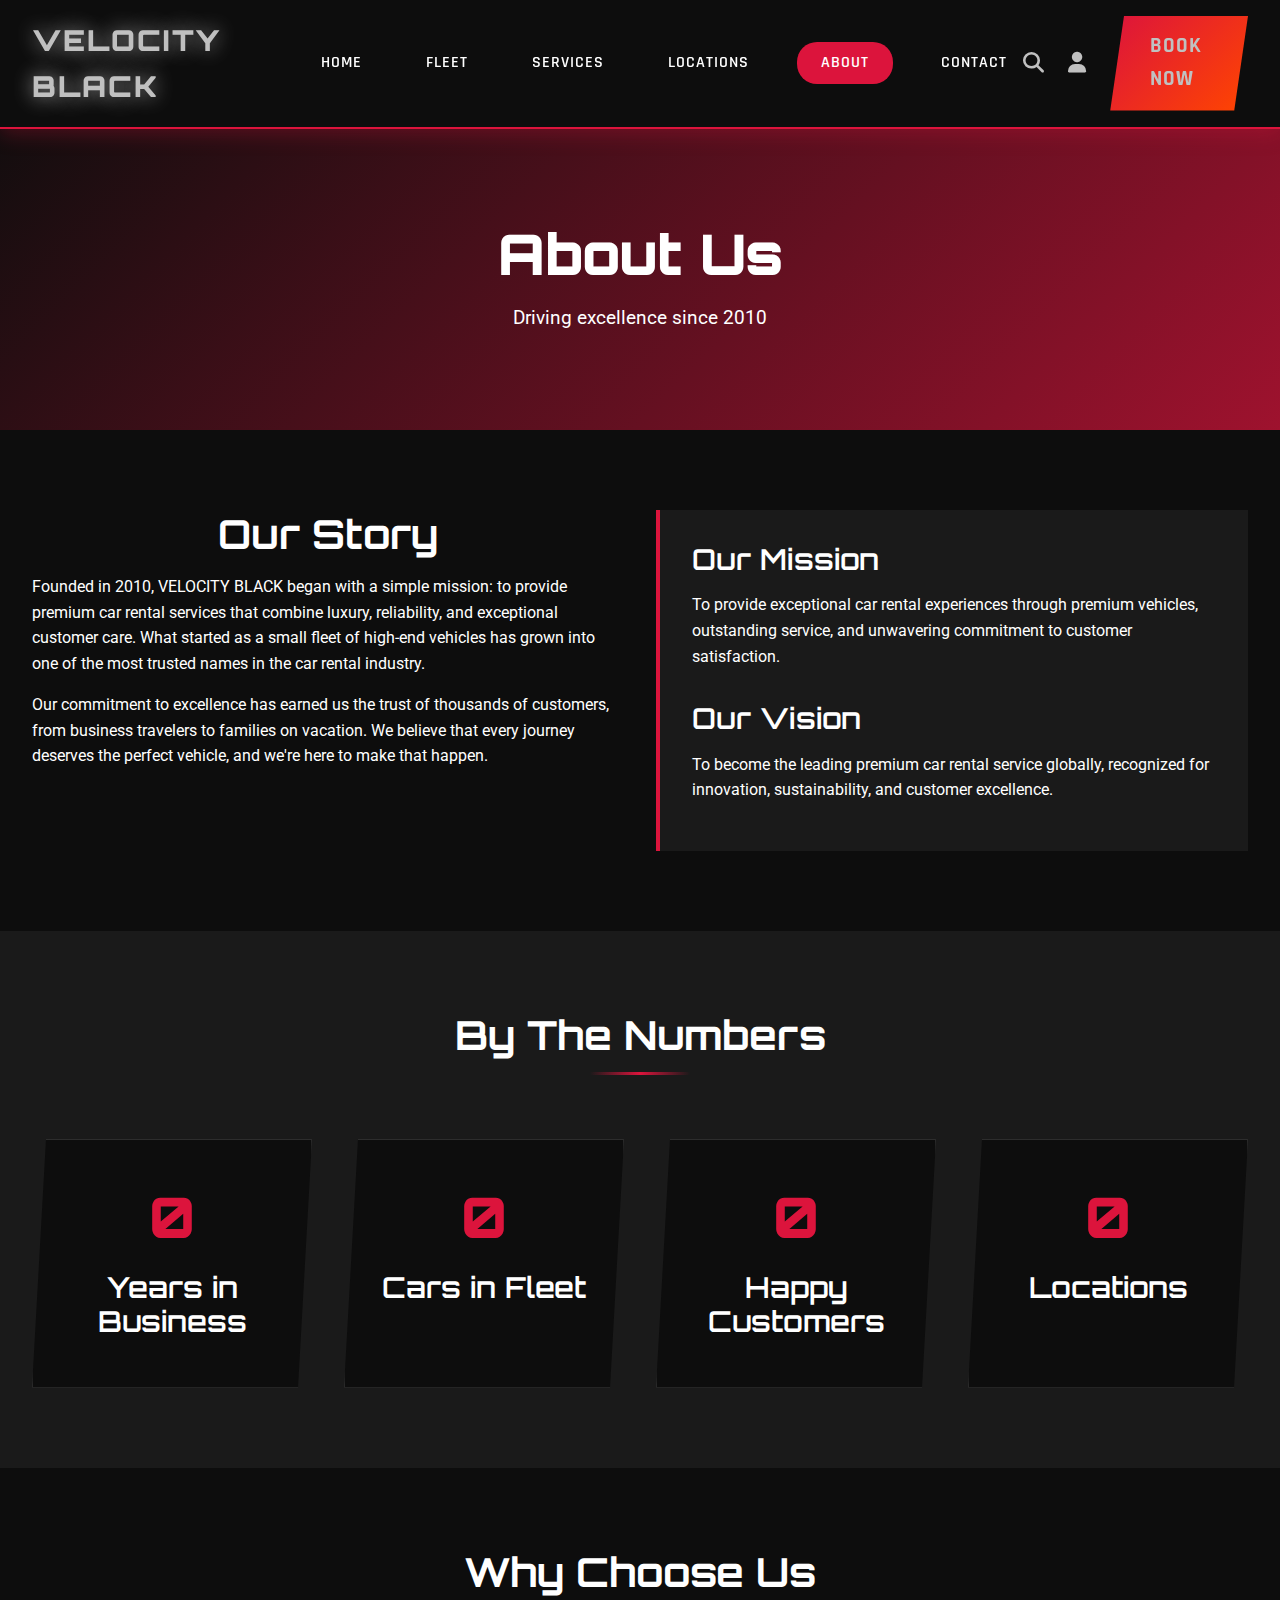
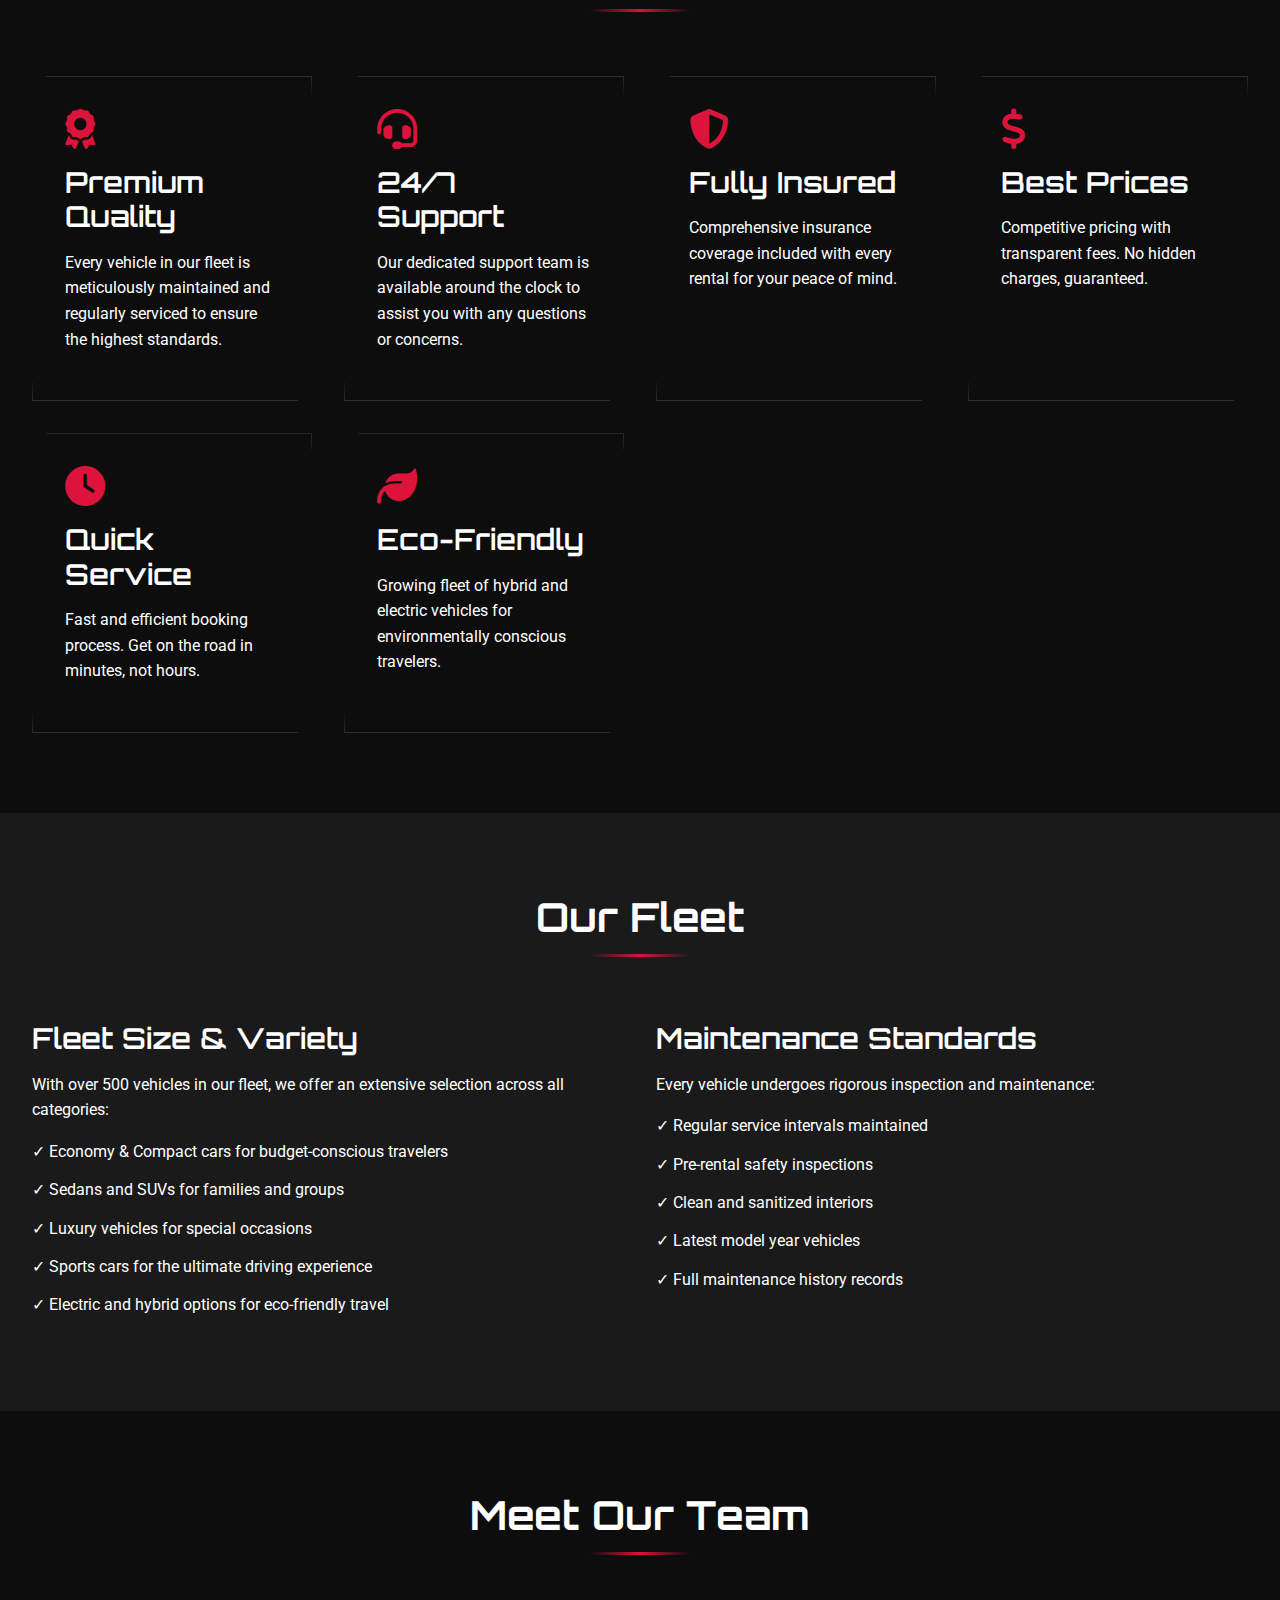
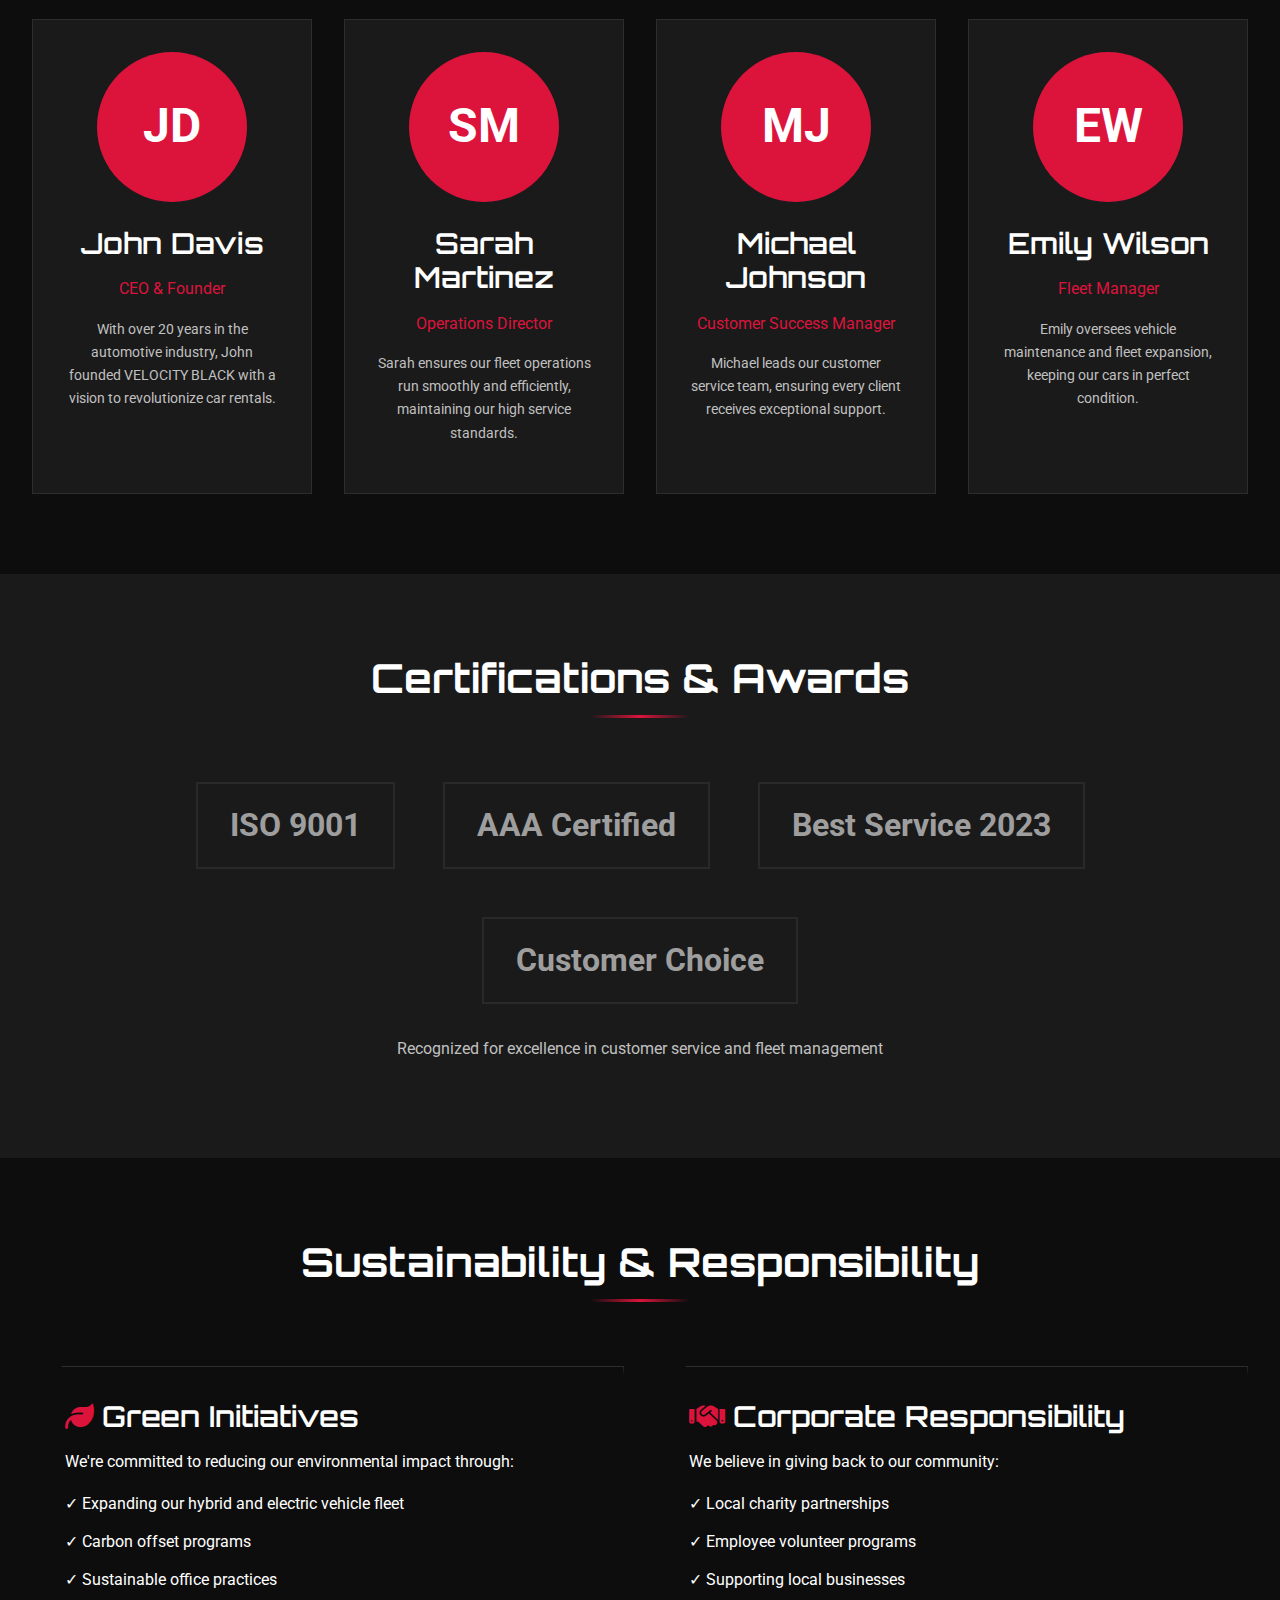
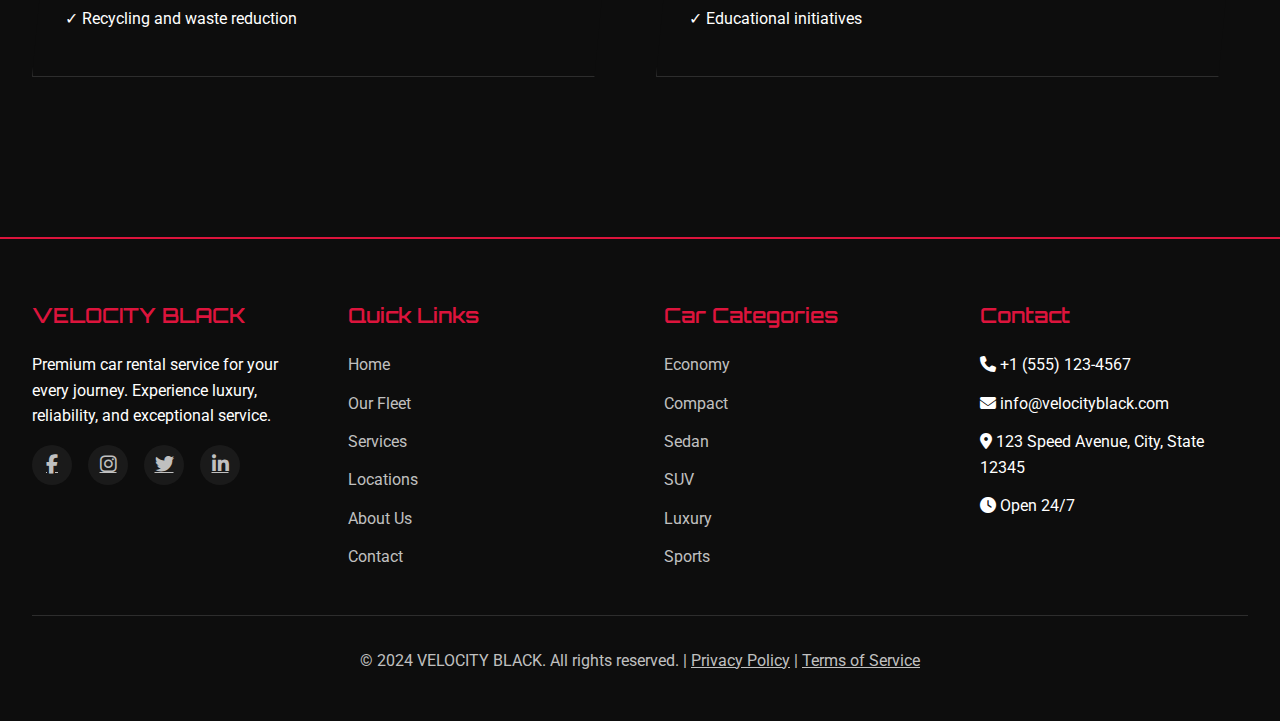
<file: about.html>
<!DOCTYPE html>
<html lang="en">
<head>
    <meta charset="UTF-8">
    <meta name="viewport" content="width=device-width, initial-scale=1.0">
    <title>About Us - VELOCITY BLACK</title>
    <link rel="stylesheet" href="css/style.css">
    <link rel="stylesheet" href="https://cdnjs.cloudflare.com/ajax/libs/font-awesome/6.4.0/css/all.min.css">
    <link rel="icon" type="image/x-icon" href="data:image/svg+xml,<svg xmlns='http://www.w3.org/2000/svg' viewBox='0 0 100 100'><text y='.9em' font-size='90'>🚗</text></svg>">
    <style>
        .page-header {
            background: linear-gradient(135deg, rgba(13, 13, 13, 0.9) 0%, rgba(220, 20, 60, 0.7) 100%), url('https://images.unsplash.com/photo-1492144534655-ae79c2c03457?w=1920&h=600&fit=crop') center/cover;
            padding: 150px 2rem 80px;
            text-align: center;
            margin-top: 70px;
        }
        .stat-card {
            text-align: center;
            padding: 2rem;
        }
        .stat-number {
            font-family: var(--font-heading);
            font-size: 3.5rem;
            color: var(--secondary);
            font-weight: 900;
            margin-bottom: 0.5rem;
        }
        .team-grid {
            display: grid;
            grid-template-columns: repeat(auto-fit, minmax(250px, 1fr));
            gap: 2rem;
        }
        .team-card {
            background: var(--subtle);
            padding: 2rem;
            text-align: center;
            border: 1px solid var(--extra);
            transition: all 0.3s ease;
        }
        .team-card:hover {
            transform: translateY(-10px);
            border-color: var(--secondary);
        }
        .team-avatar {
            width: 150px;
            height: 150px;
            border-radius: 50%;
            background: var(--secondary);
            margin: 0 auto 1.5rem;
            display: flex;
            align-items: center;
            justify-content: center;
            font-size: 3rem;
            color: var(--text);
            font-weight: bold;
        }
        .certifications {
            display: flex;
            justify-content: center;
            align-items: center;
            flex-wrap: wrap;
            gap: 3rem;
            opacity: 0.8;
        }
        .cert-logo {
            font-size: 2rem;
            font-weight: bold;
            color: var(--accent);
            padding: 1rem 2rem;
            border: 2px solid var(--extra);
        }
    </style>
</head>
<body>
    <!-- NAVBAR -->
    <nav class="navbar">
        <div class="navbar-container">
            <a href="index.html" class="logo">VELOCITY BLACK</a>
            <ul class="nav-menu">
                <li><a href="index.html">Home</a></li>
                <li><a href="fleet.html">Fleet</a></li>
                <li><a href="services.html">Services</a></li>
                <li><a href="locations.html">Locations</a></li>
                <li><a href="about.html" class="active">About</a></li>
                <li><a href="contact.html">Contact</a></li>
            </ul>
            <div class="nav-icons">
                <a href="#" aria-label="Search"><i class="fas fa-search"></i></a>
                <a href="#" aria-label="User Account"><i class="fas fa-user"></i></a>
                <a href="fleet.html" class="btn">Book Now</a>
            </div>
            <button class="mobile-menu-toggle" aria-label="Toggle Menu">☰</button>
        </div>
    </nav>

    <!-- PAGE HEADER -->
    <section class="page-header">
        <h1>About Us</h1>
        <p style="font-size: 1.2rem; margin-top: 1rem;">Driving excellence since 2010</p>
    </section>

    <!-- COMPANY STORY -->
    <section class="section">
        <div class="grid grid-2">
            <div>
                <h2>Our Story</h2>
                <p>Founded in 2010, VELOCITY BLACK began with a simple mission: to provide premium car rental services that combine luxury, reliability, and exceptional customer care. What started as a small fleet of high-end vehicles has grown into one of the most trusted names in the car rental industry.</p>
                <p>Our commitment to excellence has earned us the trust of thousands of customers, from business travelers to families on vacation. We believe that every journey deserves the perfect vehicle, and we're here to make that happen.</p>
            </div>
            <div style="background: var(--subtle); padding: 2rem; border-left: 4px solid var(--secondary);">
                <h3>Our Mission</h3>
                <p>To provide exceptional car rental experiences through premium vehicles, outstanding service, and unwavering commitment to customer satisfaction.</p>
                <h3 style="margin-top: 2rem;">Our Vision</h3>
                <p>To become the leading premium car rental service globally, recognized for innovation, sustainability, and customer excellence.</p>
            </div>
        </div>
    </section>

    <!-- STATISTICS -->
    <section class="section" style="background: var(--subtle);">
        <div class="section-title">
            <h2>By The Numbers</h2>
        </div>
        <div class="grid grid-4">
            <div class="card stat-card">
                <div class="stat-number counter" data-target="14" data-suffix="+">0</div>
                <h3>Years in Business</h3>
            </div>
            <div class="card stat-card">
                <div class="stat-number counter" data-target="500" data-suffix="+">0</div>
                <h3>Cars in Fleet</h3>
            </div>
            <div class="card stat-card">
                <div class="stat-number counter" data-target="50000" data-suffix="+">0</div>
                <h3>Happy Customers</h3>
            </div>
            <div class="card stat-card">
                <div class="stat-number counter" data-target="25" data-suffix="+">0</div>
                <h3>Locations</h3>
            </div>
        </div>
    </section>

    <!-- WHY CHOOSE US -->
    <section class="section">
        <div class="section-title">
            <h2>Why Choose Us</h2>
        </div>
        <div class="grid grid-3">
            <div class="card">
                <i class="fas fa-award" style="font-size: 2.5rem; color: var(--secondary); margin-bottom: 1rem;"></i>
                <h3>Premium Quality</h3>
                <p>Every vehicle in our fleet is meticulously maintained and regularly serviced to ensure the highest standards.</p>
            </div>
            <div class="card">
                <i class="fas fa-headset" style="font-size: 2.5rem; color: var(--secondary); margin-bottom: 1rem;"></i>
                <h3>24/7 Support</h3>
                <p>Our dedicated support team is available around the clock to assist you with any questions or concerns.</p>
            </div>
            <div class="card">
                <i class="fas fa-shield-alt" style="font-size: 2.5rem; color: var(--secondary); margin-bottom: 1rem;"></i>
                <h3>Fully Insured</h3>
                <p>Comprehensive insurance coverage included with every rental for your peace of mind.</p>
            </div>
            <div class="card">
                <i class="fas fa-dollar-sign" style="font-size: 2.5rem; color: var(--secondary); margin-bottom: 1rem;"></i>
                <h3>Best Prices</h3>
                <p>Competitive pricing with transparent fees. No hidden charges, guaranteed.</p>
            </div>
            <div class="card">
                <i class="fas fa-clock" style="font-size: 2.5rem; color: var(--secondary); margin-bottom: 1rem;"></i>
                <h3>Quick Service</h3>
                <p>Fast and efficient booking process. Get on the road in minutes, not hours.</p>
            </div>
            <div class="card">
                <i class="fas fa-leaf" style="font-size: 2.5rem; color: var(--secondary); margin-bottom: 1rem;"></i>
                <h3>Eco-Friendly</h3>
                <p>Growing fleet of hybrid and electric vehicles for environmentally conscious travelers.</p>
            </div>
        </div>
    </section>

    <!-- OUR FLEET -->
    <section class="section" style="background: var(--subtle);">
        <div class="section-title">
            <h2>Our Fleet</h2>
        </div>
        <div class="grid grid-2">
            <div>
                <h3>Fleet Size & Variety</h3>
                <p>With over 500 vehicles in our fleet, we offer an extensive selection across all categories:</p>
                <ul style="list-style: none; padding: 0; margin-top: 1rem;">
                    <li style="margin-bottom: 0.8rem;">✓ Economy & Compact cars for budget-conscious travelers</li>
                    <li style="margin-bottom: 0.8rem;">✓ Sedans and SUVs for families and groups</li>
                    <li style="margin-bottom: 0.8rem;">✓ Luxury vehicles for special occasions</li>
                    <li style="margin-bottom: 0.8rem;">✓ Sports cars for the ultimate driving experience</li>
                    <li style="margin-bottom: 0.8rem;">✓ Electric and hybrid options for eco-friendly travel</li>
                </ul>
            </div>
            <div>
                <h3>Maintenance Standards</h3>
                <p>Every vehicle undergoes rigorous inspection and maintenance:</p>
                <ul style="list-style: none; padding: 0; margin-top: 1rem;">
                    <li style="margin-bottom: 0.8rem;">✓ Regular service intervals maintained</li>
                    <li style="margin-bottom: 0.8rem;">✓ Pre-rental safety inspections</li>
                    <li style="margin-bottom: 0.8rem;">✓ Clean and sanitized interiors</li>
                    <li style="margin-bottom: 0.8rem;">✓ Latest model year vehicles</li>
                    <li style="margin-bottom: 0.8rem;">✓ Full maintenance history records</li>
                </ul>
            </div>
        </div>
    </section>

    <!-- TEAM SECTION -->
    <section class="section">
        <div class="section-title">
            <h2>Meet Our Team</h2>
        </div>
        <div class="team-grid">
            <div class="team-card">
                <div class="team-avatar">JD</div>
                <h3>John Davis</h3>
                <p style="color: var(--secondary); margin-bottom: 1rem;">CEO & Founder</p>
                <p style="color: var(--accent); font-size: 0.9rem;">With over 20 years in the automotive industry, John founded VELOCITY BLACK with a vision to revolutionize car rentals.</p>
            </div>
            <div class="team-card">
                <div class="team-avatar">SM</div>
                <h3>Sarah Martinez</h3>
                <p style="color: var(--secondary); margin-bottom: 1rem;">Operations Director</p>
                <p style="color: var(--accent); font-size: 0.9rem;">Sarah ensures our fleet operations run smoothly and efficiently, maintaining our high service standards.</p>
            </div>
            <div class="team-card">
                <div class="team-avatar">MJ</div>
                <h3>Michael Johnson</h3>
                <p style="color: var(--secondary); margin-bottom: 1rem;">Customer Success Manager</p>
                <p style="color: var(--accent); font-size: 0.9rem;">Michael leads our customer service team, ensuring every client receives exceptional support.</p>
            </div>
            <div class="team-card">
                <div class="team-avatar">EW</div>
                <h3>Emily Wilson</h3>
                <p style="color: var(--secondary); margin-bottom: 1rem;">Fleet Manager</p>
                <p style="color: var(--accent); font-size: 0.9rem;">Emily oversees vehicle maintenance and fleet expansion, keeping our cars in perfect condition.</p>
            </div>
        </div>
    </section>

    <!-- CERTIFICATIONS & AWARDS -->
    <section class="section" style="background: var(--subtle);">
        <div class="section-title">
            <h2>Certifications & Awards</h2>
        </div>
        <div class="certifications">
            <div class="cert-logo">ISO 9001</div>
            <div class="cert-logo">AAA Certified</div>
            <div class="cert-logo">Best Service 2023</div>
            <div class="cert-logo">Customer Choice</div>
        </div>
        <p style="text-align: center; margin-top: 2rem; color: var(--accent);">Recognized for excellence in customer service and fleet management</p>
    </section>

    <!-- SUSTAINABILITY -->
    <section class="section">
        <div class="section-title">
            <h2>Sustainability & Responsibility</h2>
        </div>
        <div class="grid grid-2">
            <div class="card">
                <h3><i class="fas fa-leaf" style="color: var(--secondary); margin-right: 0.5rem;"></i>Green Initiatives</h3>
                <p>We're committed to reducing our environmental impact through:</p>
                <ul style="list-style: none; padding: 0; margin-top: 1rem;">
                    <li style="margin-bottom: 0.8rem;">✓ Expanding our hybrid and electric vehicle fleet</li>
                    <li style="margin-bottom: 0.8rem;">✓ Carbon offset programs</li>
                    <li style="margin-bottom: 0.8rem;">✓ Sustainable office practices</li>
                    <li style="margin-bottom: 0.8rem;">✓ Recycling and waste reduction</li>
                </ul>
            </div>
            <div class="card">
                <h3><i class="fas fa-handshake" style="color: var(--secondary); margin-right: 0.5rem;"></i>Corporate Responsibility</h3>
                <p>We believe in giving back to our community:</p>
                <ul style="list-style: none; padding: 0; margin-top: 1rem;">
                    <li style="margin-bottom: 0.8rem;">✓ Local charity partnerships</li>
                    <li style="margin-bottom: 0.8rem;">✓ Employee volunteer programs</li>
                    <li style="margin-bottom: 0.8rem;">✓ Supporting local businesses</li>
                    <li style="margin-bottom: 0.8rem;">✓ Educational initiatives</li>
                </ul>
            </div>
        </div>
    </section>

    <!-- FOOTER -->
    <footer class="footer carbon-fiber">
        <div class="footer-content">
            <div class="footer-section">
                <h3>VELOCITY BLACK</h3>
                <p>Premium car rental service for your every journey. Experience luxury, reliability, and exceptional service.</p>
                <div class="footer-social">
                    <a href="#" aria-label="Facebook"><i class="fab fa-facebook-f"></i></a>
                    <a href="#" aria-label="Instagram"><i class="fab fa-instagram"></i></a>
                    <a href="#" aria-label="Twitter"><i class="fab fa-twitter"></i></a>
                    <a href="#" aria-label="LinkedIn"><i class="fab fa-linkedin-in"></i></a>
                </div>
            </div>
            <div class="footer-section">
                <h3>Quick Links</h3>
                <ul>
                    <li><a href="index.html">Home</a></li>
                    <li><a href="fleet.html">Our Fleet</a></li>
                    <li><a href="services.html">Services</a></li>
                    <li><a href="locations.html">Locations</a></li>
                    <li><a href="about.html">About Us</a></li>
                    <li><a href="contact.html">Contact</a></li>
                </ul>
            </div>
            <div class="footer-section">
                <h3>Car Categories</h3>
                <ul>
                    <li><a href="fleet.html">Economy</a></li>
                    <li><a href="fleet.html">Compact</a></li>
                    <li><a href="fleet.html">Sedan</a></li>
                    <li><a href="fleet.html">SUV</a></li>
                    <li><a href="fleet.html">Luxury</a></li>
                    <li><a href="fleet.html">Sports</a></li>
                </ul>
            </div>
            <div class="footer-section">
                <h3>Contact</h3>
                <ul>
                    <li><i class="fas fa-phone"></i> +1 (555) 123-4567</li>
                    <li><i class="fas fa-envelope"></i> info@velocityblack.com</li>
                    <li><i class="fas fa-map-marker-alt"></i> 123 Speed Avenue, City, State 12345</li>
                    <li><i class="fas fa-clock"></i> Open 24/7</li>
                </ul>
            </div>
        </div>
        <div class="footer-bottom">
            <p>&copy; 2024 VELOCITY BLACK. All rights reserved. | <a href="#" style="color: var(--accent);">Privacy Policy</a> | <a href="#" style="color: var(--accent);">Terms of Service</a></p>
        </div>
    </footer>

    <button class="back-to-top" aria-label="Back to Top">
        <i class="fas fa-arrow-up"></i>
    </button>

    <script src="js/main.js"></script>
</body>
</html>
</file>
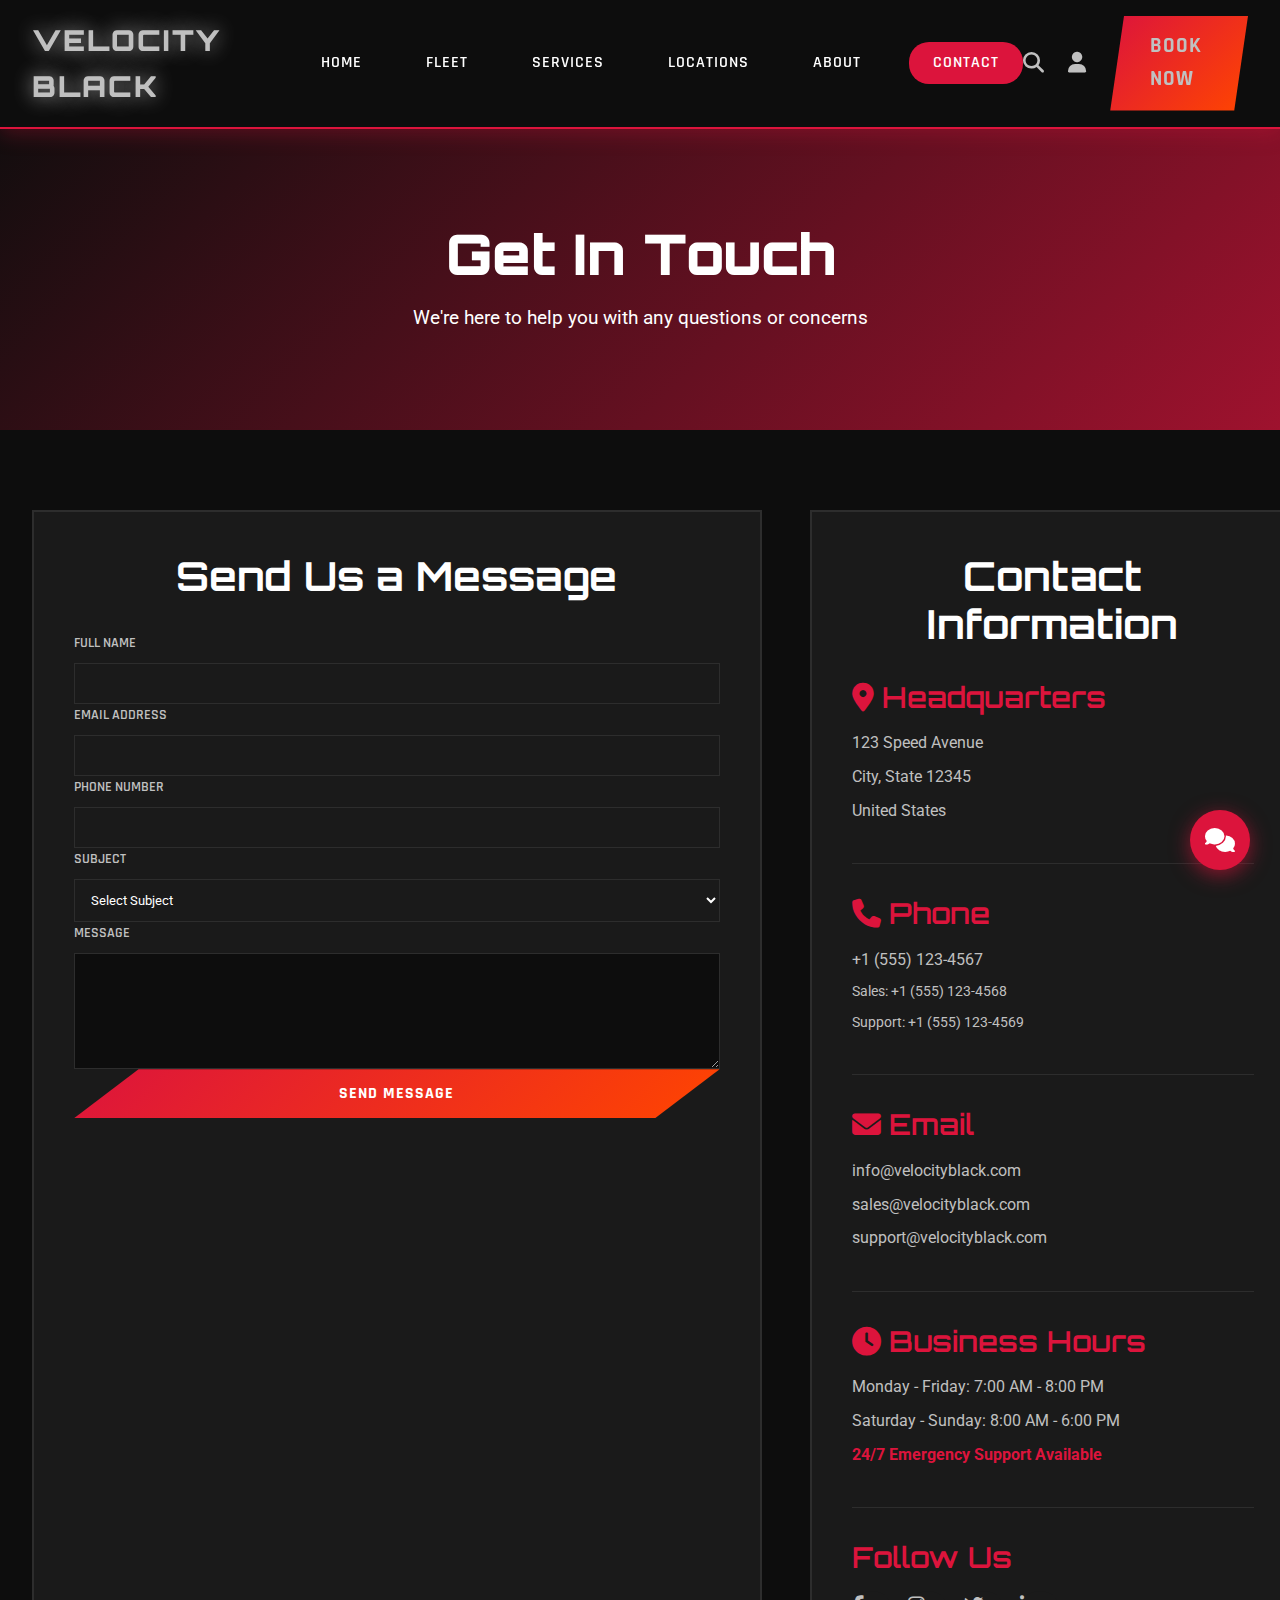
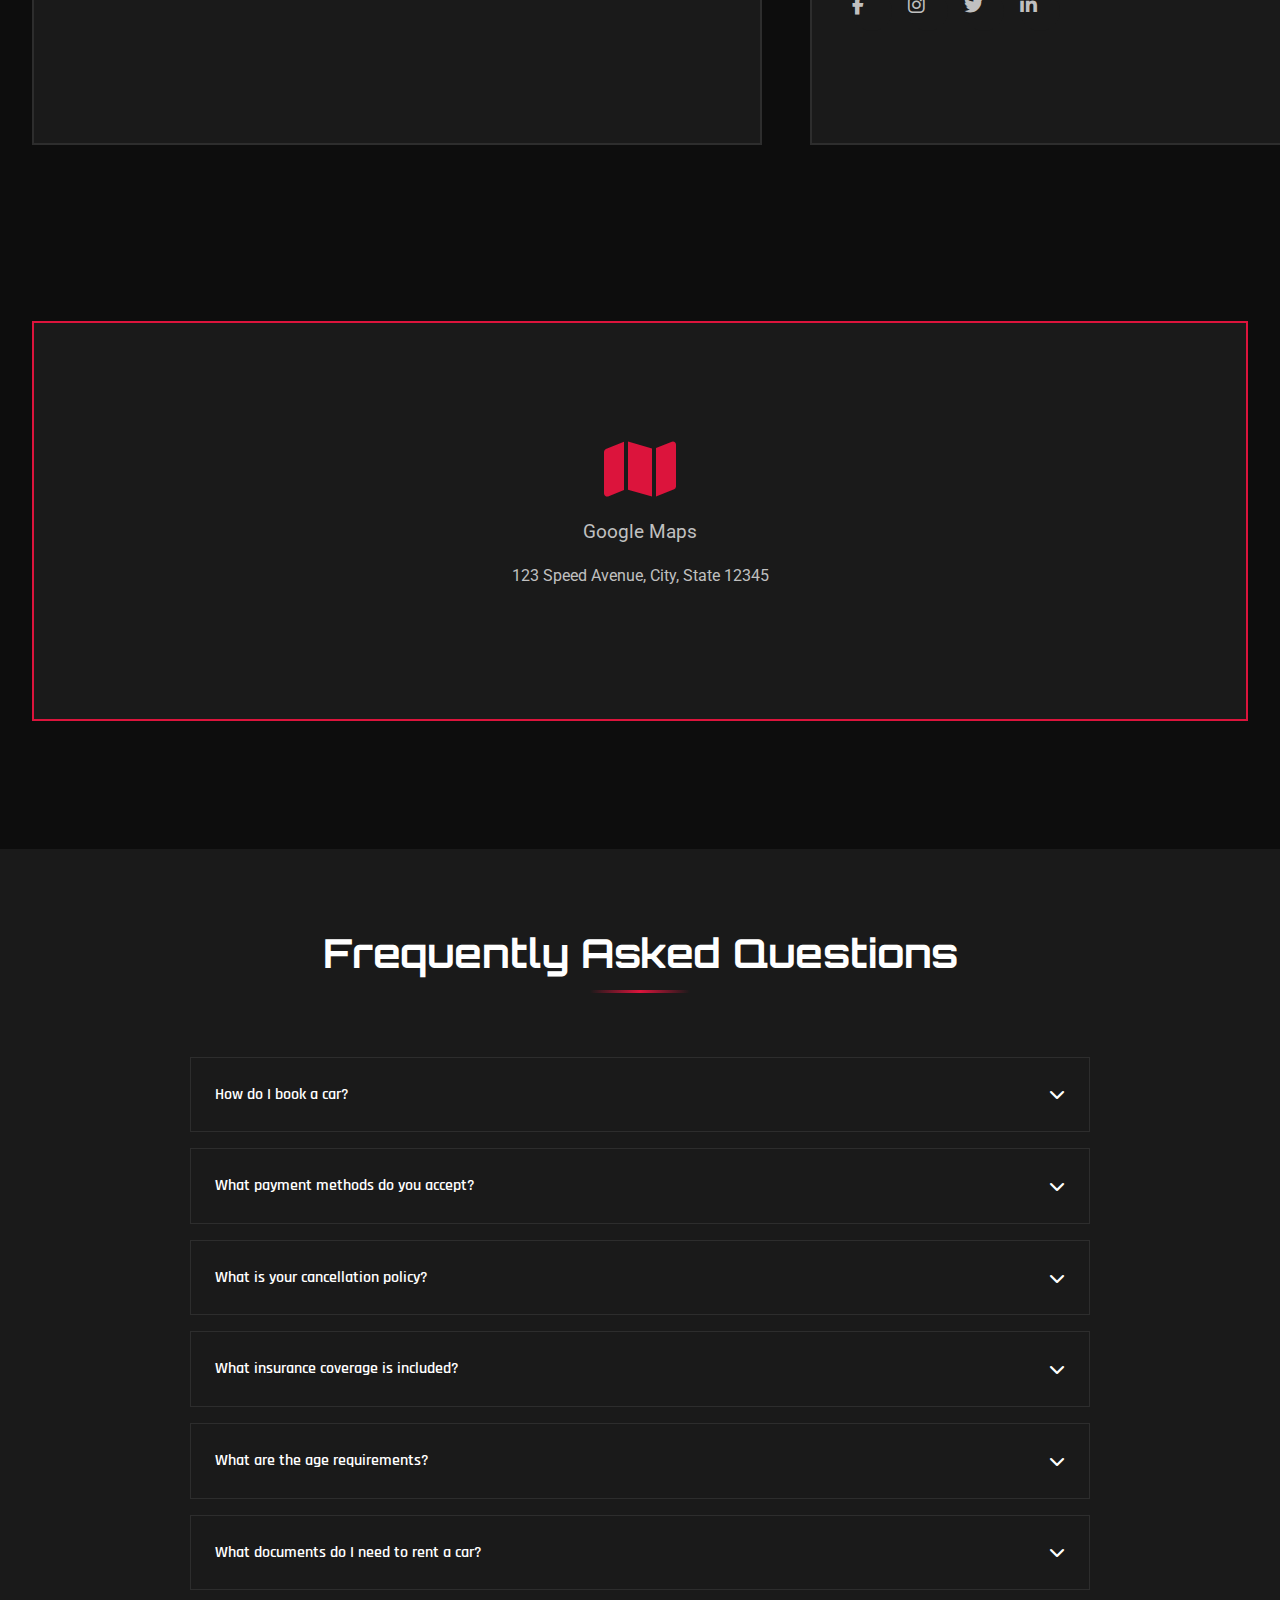
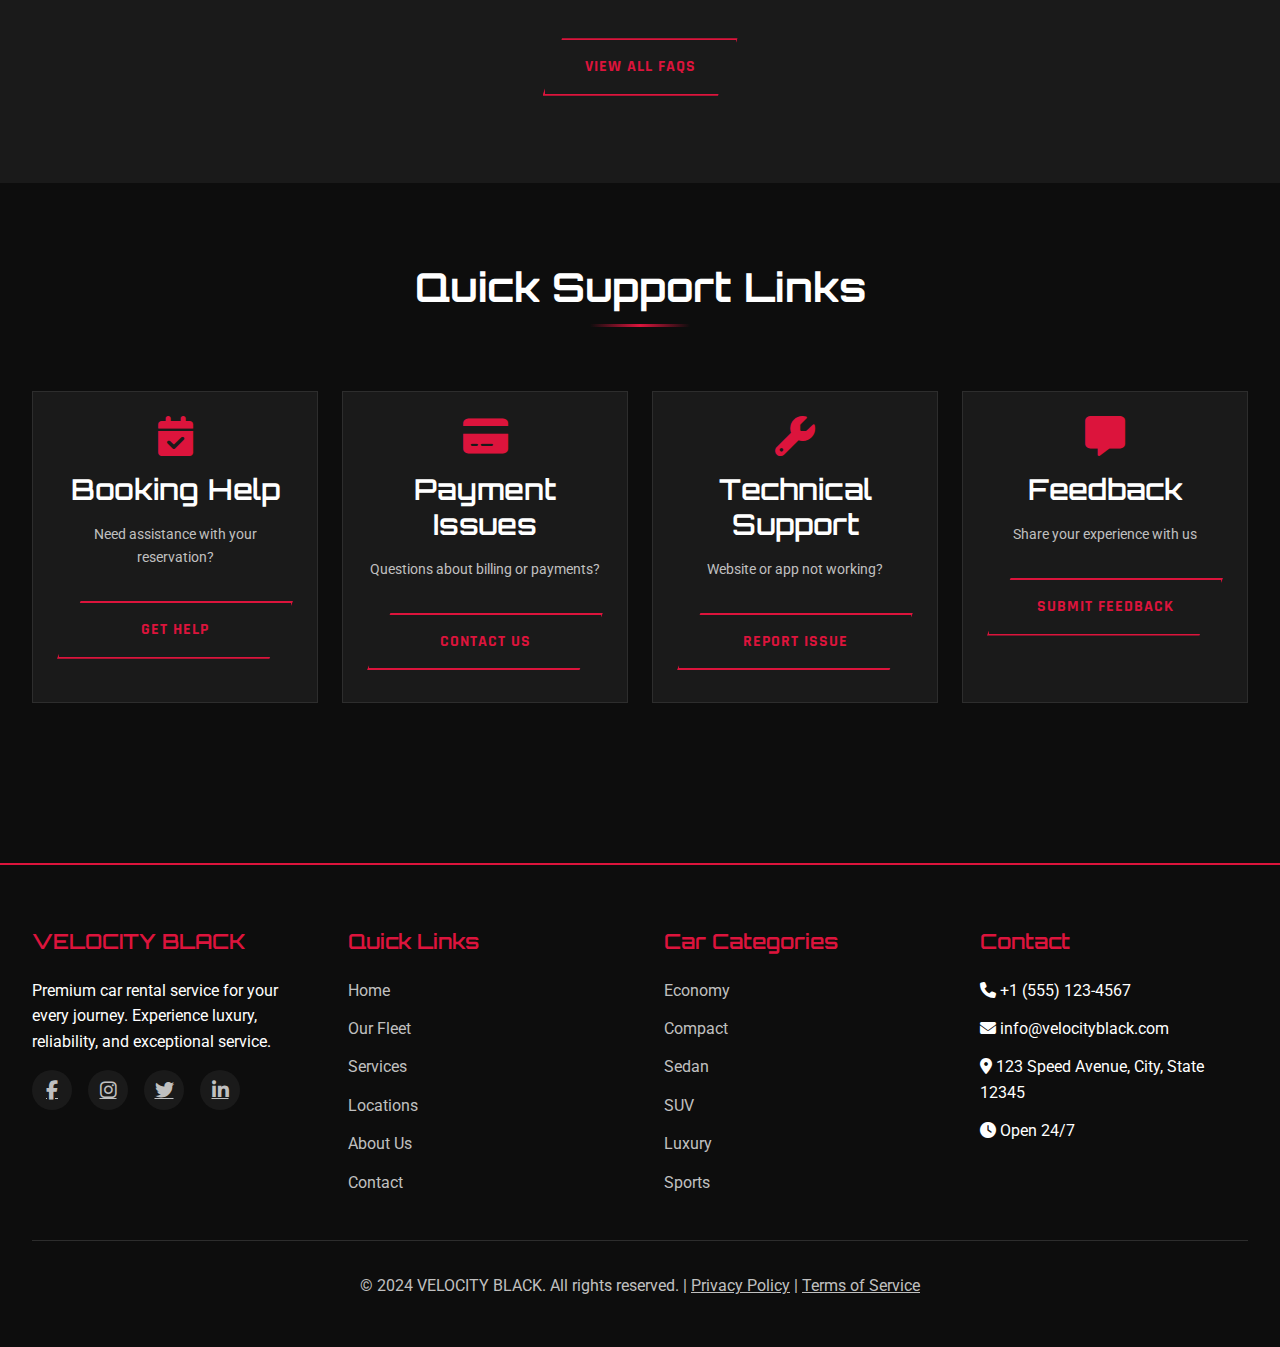
<file: contact.html>
<!DOCTYPE html>
<html lang="en">
<head>
    <meta charset="UTF-8">
    <meta name="viewport" content="width=device-width, initial-scale=1.0">
    <title>Contact Us - VELOCITY BLACK</title>
    <link rel="stylesheet" href="css/style.css">
    <link rel="stylesheet" href="https://cdnjs.cloudflare.com/ajax/libs/font-awesome/6.4.0/css/all.min.css">
    <link rel="icon" type="image/x-icon" href="data:image/svg+xml,<svg xmlns='http://www.w3.org/2000/svg' viewBox='0 0 100 100'><text y='.9em' font-size='90'>🚗</text></svg>">
    <style>
        .page-header {
            background: linear-gradient(135deg, rgba(13, 13, 13, 0.9) 0%, rgba(220, 20, 60, 0.7) 100%), url('https://images.unsplash.com/photo-1492144534655-ae79c2c03457?w=1920&h=600&fit=crop') center/cover;
            padding: 150px 2rem 80px;
            text-align: center;
            margin-top: 70px;
        }
        .contact-grid {
            display: grid;
            grid-template-columns: 60% 40%;
            gap: 3rem;
            margin-bottom: 3rem;
        }
        .contact-form {
            background: var(--subtle);
            padding: 2.5rem;
            border: 2px solid var(--extra);
        }
        .contact-info {
            background: var(--subtle);
            padding: 2.5rem;
            border: 2px solid var(--extra);
        }
        .contact-info-item {
            margin-bottom: 2rem;
            padding-bottom: 2rem;
            border-bottom: 1px solid var(--extra);
        }
        .contact-info-item:last-child {
            border-bottom: none;
        }
        .contact-info-item h3 {
            color: var(--secondary);
            margin-bottom: 1rem;
        }
        .contact-info-item p,
        .contact-info-item a {
            color: var(--accent);
            text-decoration: none;
            display: block;
            margin-bottom: 0.5rem;
        }
        .contact-info-item a:hover {
            color: var(--secondary);
        }
        .map-container {
            width: 100%;
            height: 400px;
            background: var(--subtle);
            border: 2px solid var(--secondary);
            margin: 3rem 0;
            display: flex;
            align-items: center;
            justify-content: center;
            color: var(--accent);
        }
        .accordion {
            background: var(--subtle);
            margin-bottom: 1rem;
            border: 1px solid var(--extra);
        }
        .accordion-header {
            padding: 1.5rem;
            cursor: pointer;
            display: flex;
            justify-content: space-between;
            align-items: center;
            font-family: var(--font-accent);
            font-weight: 600;
            color: var(--text);
            transition: all 0.3s ease;
        }
        .accordion-header:hover {
            background: var(--extra);
        }
        .accordion-content {
            padding: 0 1.5rem;
            color: var(--accent);
            line-height: 1.8;
        }
        .chat-widget {
            position: fixed;
            bottom: 30px;
            right: 30px;
            width: 60px;
            height: 60px;
            background: var(--secondary);
            border-radius: 50%;
            display: flex;
            align-items: center;
            justify-content: center;
            color: var(--text);
            font-size: 1.5rem;
            cursor: pointer;
            z-index: 999;
            box-shadow: 0 5px 20px rgba(220, 20, 60, 0.6);
            transition: all 0.3s ease;
        }
        .chat-widget:hover {
            transform: scale(1.1);
            background: var(--highlight);
        }
        .support-categories {
            display: grid;
            grid-template-columns: repeat(auto-fit, minmax(200px, 1fr));
            gap: 1.5rem;
            margin-top: 2rem;
        }
        .support-card {
            background: var(--subtle);
            padding: 1.5rem;
            text-align: center;
            border: 1px solid var(--extra);
            transition: all 0.3s ease;
        }
        .support-card:hover {
            border-color: var(--secondary);
            transform: translateY(-5px);
        }
        @media (max-width: 1024px) {
            .contact-grid {
                grid-template-columns: 1fr;
            }
        }
    </style>
</head>
<body>
    <!-- NAVBAR -->
    <nav class="navbar">
        <div class="navbar-container">
            <a href="index.html" class="logo">VELOCITY BLACK</a>
            <ul class="nav-menu">
                <li><a href="index.html">Home</a></li>
                <li><a href="fleet.html">Fleet</a></li>
                <li><a href="services.html">Services</a></li>
                <li><a href="locations.html">Locations</a></li>
                <li><a href="about.html">About</a></li>
                <li><a href="contact.html" class="active">Contact</a></li>
            </ul>
            <div class="nav-icons">
                <a href="#" aria-label="Search"><i class="fas fa-search"></i></a>
                <a href="#" aria-label="User Account"><i class="fas fa-user"></i></a>
                <a href="fleet.html" class="btn">Book Now</a>
            </div>
            <button class="mobile-menu-toggle" aria-label="Toggle Menu">☰</button>
        </div>
    </nav>

    <!-- PAGE HEADER -->
    <section class="page-header">
        <h1>Get In Touch</h1>
        <p style="font-size: 1.2rem; margin-top: 1rem;">We're here to help you with any questions or concerns</p>
    </section>

    <!-- CONTACT FORM & INFO -->
    <section class="section">
        <div class="contact-grid">
            <!-- CONTACT FORM -->
            <div class="contact-form">
                <h2 style="margin-bottom: 2rem;">Send Us a Message</h2>
                <form>
                    <div class="form-group">
                        <label for="name">Full Name</label>
                        <input type="text" id="name" required>
                    </div>
                    <div class="form-group">
                        <label for="email">Email Address</label>
                        <input type="email" id="email" required>
                    </div>
                    <div class="form-group">
                        <label for="phone">Phone Number</label>
                        <input type="tel" id="phone" required>
                    </div>
                    <div class="form-group">
                        <label for="subject">Subject</label>
                        <select id="subject" required>
                            <option value="">Select Subject</option>
                            <option value="general">General Inquiry</option>
                            <option value="booking">Booking Support</option>
                            <option value="corporate">Corporate Rental</option>
                            <option value="feedback">Feedback</option>
                            <option value="other">Other</option>
                        </select>
                    </div>
                    <div class="form-group">
                        <label for="message">Message</label>
                        <textarea id="message" rows="6" required style="width: 100%; padding: 12px; background: var(--primary); border: 1px solid var(--extra); color: var(--text); font-family: var(--font-body); resize: vertical;"></textarea>
                    </div>
                    <button type="submit" class="btn" style="width: 100%;">Send Message</button>
                </form>
            </div>

            <!-- CONTACT INFORMATION -->
            <div class="contact-info">
                <h2 style="margin-bottom: 2rem;">Contact Information</h2>
                
                <div class="contact-info-item">
                    <h3><i class="fas fa-map-marker-alt" style="margin-right: 0.5rem;"></i>Headquarters</h3>
                    <p>123 Speed Avenue</p>
                    <p>City, State 12345</p>
                    <p>United States</p>
                </div>

                <div class="contact-info-item">
                    <h3><i class="fas fa-phone" style="margin-right: 0.5rem;"></i>Phone</h3>
                    <a href="tel:+15551234567">+1 (555) 123-4567</a>
                    <p style="margin-top: 0.5rem; font-size: 0.9rem;">Sales: +1 (555) 123-4568</p>
                    <p style="font-size: 0.9rem;">Support: +1 (555) 123-4569</p>
                </div>

                <div class="contact-info-item">
                    <h3><i class="fas fa-envelope" style="margin-right: 0.5rem;"></i>Email</h3>
                    <a href="mailto:info@velocityblack.com">info@velocityblack.com</a>
                    <a href="mailto:sales@velocityblack.com">sales@velocityblack.com</a>
                    <a href="mailto:support@velocityblack.com">support@velocityblack.com</a>
                </div>

                <div class="contact-info-item">
                    <h3><i class="fas fa-clock" style="margin-right: 0.5rem;"></i>Business Hours</h3>
                    <p>Monday - Friday: 7:00 AM - 8:00 PM</p>
                    <p>Saturday - Sunday: 8:00 AM - 6:00 PM</p>
                    <p style="color: var(--secondary); font-weight: bold;">24/7 Emergency Support Available</p>
                </div>

                <div class="contact-info-item">
                    <h3>Follow Us</h3>
                    <div class="footer-social" style="margin-top: 1rem;">
                        <a href="#" aria-label="Facebook"><i class="fab fa-facebook-f"></i></a>
                        <a href="#" aria-label="Instagram"><i class="fab fa-instagram"></i></a>
                        <a href="#" aria-label="Twitter"><i class="fab fa-twitter"></i></a>
                        <a href="#" aria-label="LinkedIn"><i class="fab fa-linkedin-in"></i></a>
                    </div>
                </div>
            </div>
        </div>
    </section>

    <!-- GOOGLE MAP -->
    <section class="section" style="padding-top: 0;">
        <div class="map-container">
            <div style="text-align: center;">
                <i class="fas fa-map" style="font-size: 4rem; margin-bottom: 1rem; color: var(--secondary);"></i>
                <p style="font-size: 1.2rem;">Google Maps</p>
                <p style="color: var(--accent); margin-top: 0.5rem;">123 Speed Avenue, City, State 12345</p>
            </div>
        </div>
    </section>

    <!-- FAQ SECTION -->
    <section class="section" style="background: var(--subtle);">
        <div class="section-title">
            <h2>Frequently Asked Questions</h2>
        </div>
        <div style="max-width: 900px; margin: 0 auto;">
            <div class="accordion">
                <div class="accordion-header">
                    <span>How do I book a car?</span>
                    <i class="fas fa-chevron-down"></i>
                </div>
                <div class="accordion-content">
                    <p>Booking is easy! Simply use our online booking system on the homepage or fleet page. Select your pickup and drop-off locations, dates, and choose your preferred vehicle. Complete the booking form and you'll receive instant confirmation via email.</p>
                </div>
            </div>
            <div class="accordion">
                <div class="accordion-header">
                    <span>What payment methods do you accept?</span>
                    <i class="fas fa-chevron-down"></i>
                </div>
                <div class="accordion-content">
                    <p>We accept all major credit cards (Visa, MasterCard, American Express), debit cards, and PayPal. Corporate accounts can be set up with monthly invoicing options.</p>
                </div>
            </div>
            <div class="accordion">
                <div class="accordion-header">
                    <span>What is your cancellation policy?</span>
                    <i class="fas fa-chevron-down"></i>
                </div>
                <div class="accordion-content">
                    <p>Free cancellation up to 24 hours before your scheduled pickup time. Cancellations made within 24 hours may be subject to a fee. Please refer to your rental agreement for specific terms.</p>
                </div>
            </div>
            <div class="accordion">
                <div class="accordion-header">
                    <span>What insurance coverage is included?</span>
                    <i class="fas fa-chevron-down"></i>
                </div>
                <div class="accordion-content">
                    <p>Basic liability insurance is included with every rental. We also offer comprehensive coverage options starting at $15/day. Our team can help you choose the right coverage for your needs.</p>
                </div>
            </div>
            <div class="accordion">
                <div class="accordion-header">
                    <span>What are the age requirements?</span>
                    <i class="fas fa-chevron-down"></i>
                </div>
                <div class="accordion-content">
                    <p>Minimum age requirement is 25 years old. Drivers must have a valid driver's license and credit card. Additional fees may apply for drivers under 30 years of age.</p>
                </div>
            </div>
            <div class="accordion">
                <div class="accordion-header">
                    <span>What documents do I need to rent a car?</span>
                    <i class="fas fa-chevron-down"></i>
                </div>
                <div class="accordion-content">
                    <p>You'll need a valid driver's license, credit card in your name, and proof of insurance (if applicable). International renters may need an International Driving Permit.</p>
                </div>
            </div>
        </div>
        <div class="text-center mt-3">
            <a href="#" class="btn btn-secondary">View All FAQs</a>
        </div>
    </section>

    <!-- SUPPORT CATEGORIES -->
    <section class="section">
        <div class="section-title">
            <h2>Quick Support Links</h2>
        </div>
        <div class="support-categories">
            <div class="support-card">
                <i class="fas fa-calendar-check" style="font-size: 2.5rem; color: var(--secondary); margin-bottom: 1rem;"></i>
                <h3>Booking Help</h3>
                <p style="color: var(--accent); font-size: 0.9rem;">Need assistance with your reservation?</p>
                <a href="#" class="btn btn-secondary" style="margin-top: 1rem; width: 100%;">Get Help</a>
            </div>
            <div class="support-card">
                <i class="fas fa-credit-card" style="font-size: 2.5rem; color: var(--secondary); margin-bottom: 1rem;"></i>
                <h3>Payment Issues</h3>
                <p style="color: var(--accent); font-size: 0.9rem;">Questions about billing or payments?</p>
                <a href="#" class="btn btn-secondary" style="margin-top: 1rem; width: 100%;">Contact Us</a>
            </div>
            <div class="support-card">
                <i class="fas fa-wrench" style="font-size: 2.5rem; color: var(--secondary); margin-bottom: 1rem;"></i>
                <h3>Technical Support</h3>
                <p style="color: var(--accent); font-size: 0.9rem;">Website or app not working?</p>
                <a href="#" class="btn btn-secondary" style="margin-top: 1rem; width: 100%;">Report Issue</a>
            </div>
            <div class="support-card">
                <i class="fas fa-comment-alt" style="font-size: 2.5rem; color: var(--secondary); margin-bottom: 1rem;"></i>
                <h3>Feedback</h3>
                <p style="color: var(--accent); font-size: 0.9rem;">Share your experience with us</p>
                <a href="#" class="btn btn-secondary" style="margin-top: 1rem; width: 100%;">Submit Feedback</a>
            </div>
        </div>
    </section>

    <!-- LIVE CHAT WIDGET -->
    <div class="chat-widget" aria-label="Live Chat">
        <i class="fas fa-comments"></i>
    </div>

    <!-- FOOTER -->
    <footer class="footer carbon-fiber">
        <div class="footer-content">
            <div class="footer-section">
                <h3>VELOCITY BLACK</h3>
                <p>Premium car rental service for your every journey. Experience luxury, reliability, and exceptional service.</p>
                <div class="footer-social">
                    <a href="#" aria-label="Facebook"><i class="fab fa-facebook-f"></i></a>
                    <a href="#" aria-label="Instagram"><i class="fab fa-instagram"></i></a>
                    <a href="#" aria-label="Twitter"><i class="fab fa-twitter"></i></a>
                    <a href="#" aria-label="LinkedIn"><i class="fab fa-linkedin-in"></i></a>
                </div>
            </div>
            <div class="footer-section">
                <h3>Quick Links</h3>
                <ul>
                    <li><a href="index.html">Home</a></li>
                    <li><a href="fleet.html">Our Fleet</a></li>
                    <li><a href="services.html">Services</a></li>
                    <li><a href="locations.html">Locations</a></li>
                    <li><a href="about.html">About Us</a></li>
                    <li><a href="contact.html">Contact</a></li>
                </ul>
            </div>
            <div class="footer-section">
                <h3>Car Categories</h3>
                <ul>
                    <li><a href="fleet.html">Economy</a></li>
                    <li><a href="fleet.html">Compact</a></li>
                    <li><a href="fleet.html">Sedan</a></li>
                    <li><a href="fleet.html">SUV</a></li>
                    <li><a href="fleet.html">Luxury</a></li>
                    <li><a href="fleet.html">Sports</a></li>
                </ul>
            </div>
            <div class="footer-section">
                <h3>Contact</h3>
                <ul>
                    <li><i class="fas fa-phone"></i> +1 (555) 123-4567</li>
                    <li><i class="fas fa-envelope"></i> info@velocityblack.com</li>
                    <li><i class="fas fa-map-marker-alt"></i> 123 Speed Avenue, City, State 12345</li>
                    <li><i class="fas fa-clock"></i> Open 24/7</li>
                </ul>
            </div>
        </div>
        <div class="footer-bottom">
            <p>&copy; 2024 VELOCITY BLACK. All rights reserved. | <a href="#" style="color: var(--accent);">Privacy Policy</a> | <a href="#" style="color: var(--accent);">Terms of Service</a></p>
        </div>
    </footer>

    <button class="back-to-top" aria-label="Back to Top">
        <i class="fas fa-arrow-up"></i>
    </button>

    <script src="js/main.js"></script>
</body>
</html>
</file>
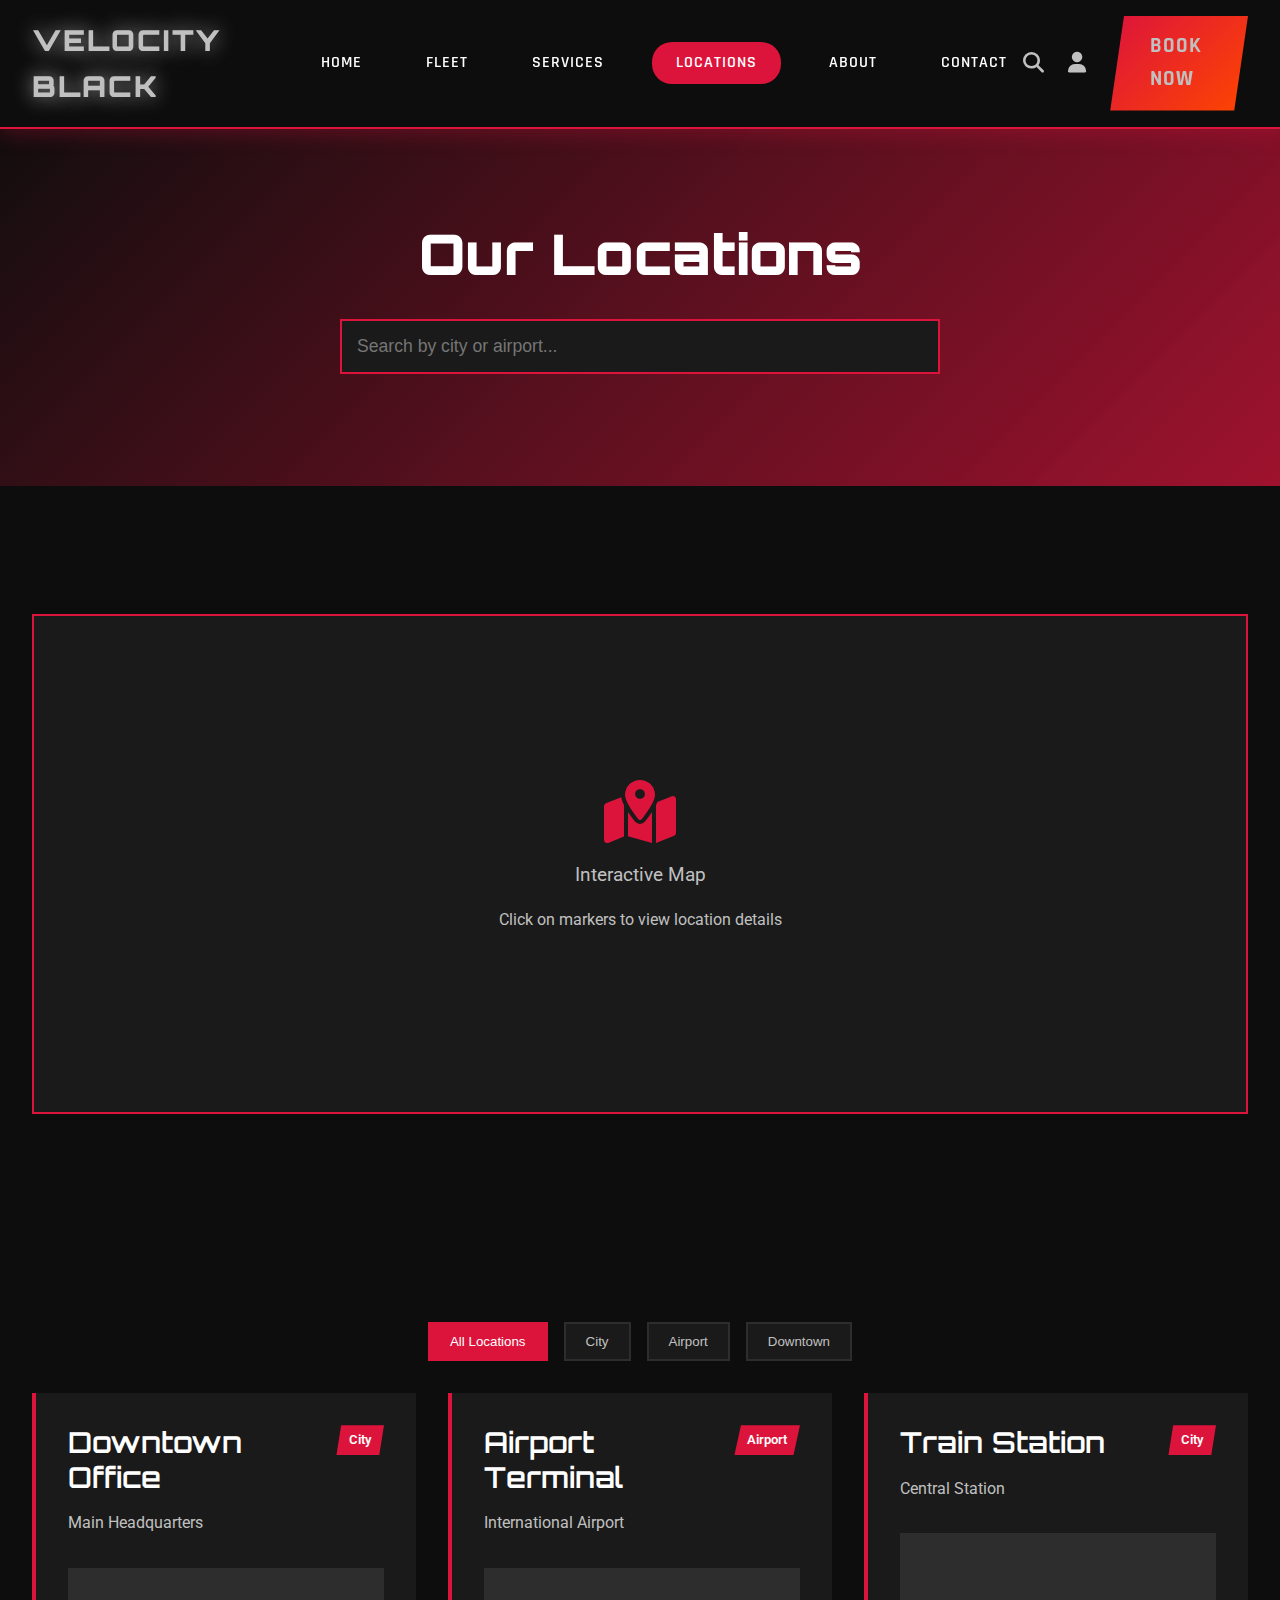
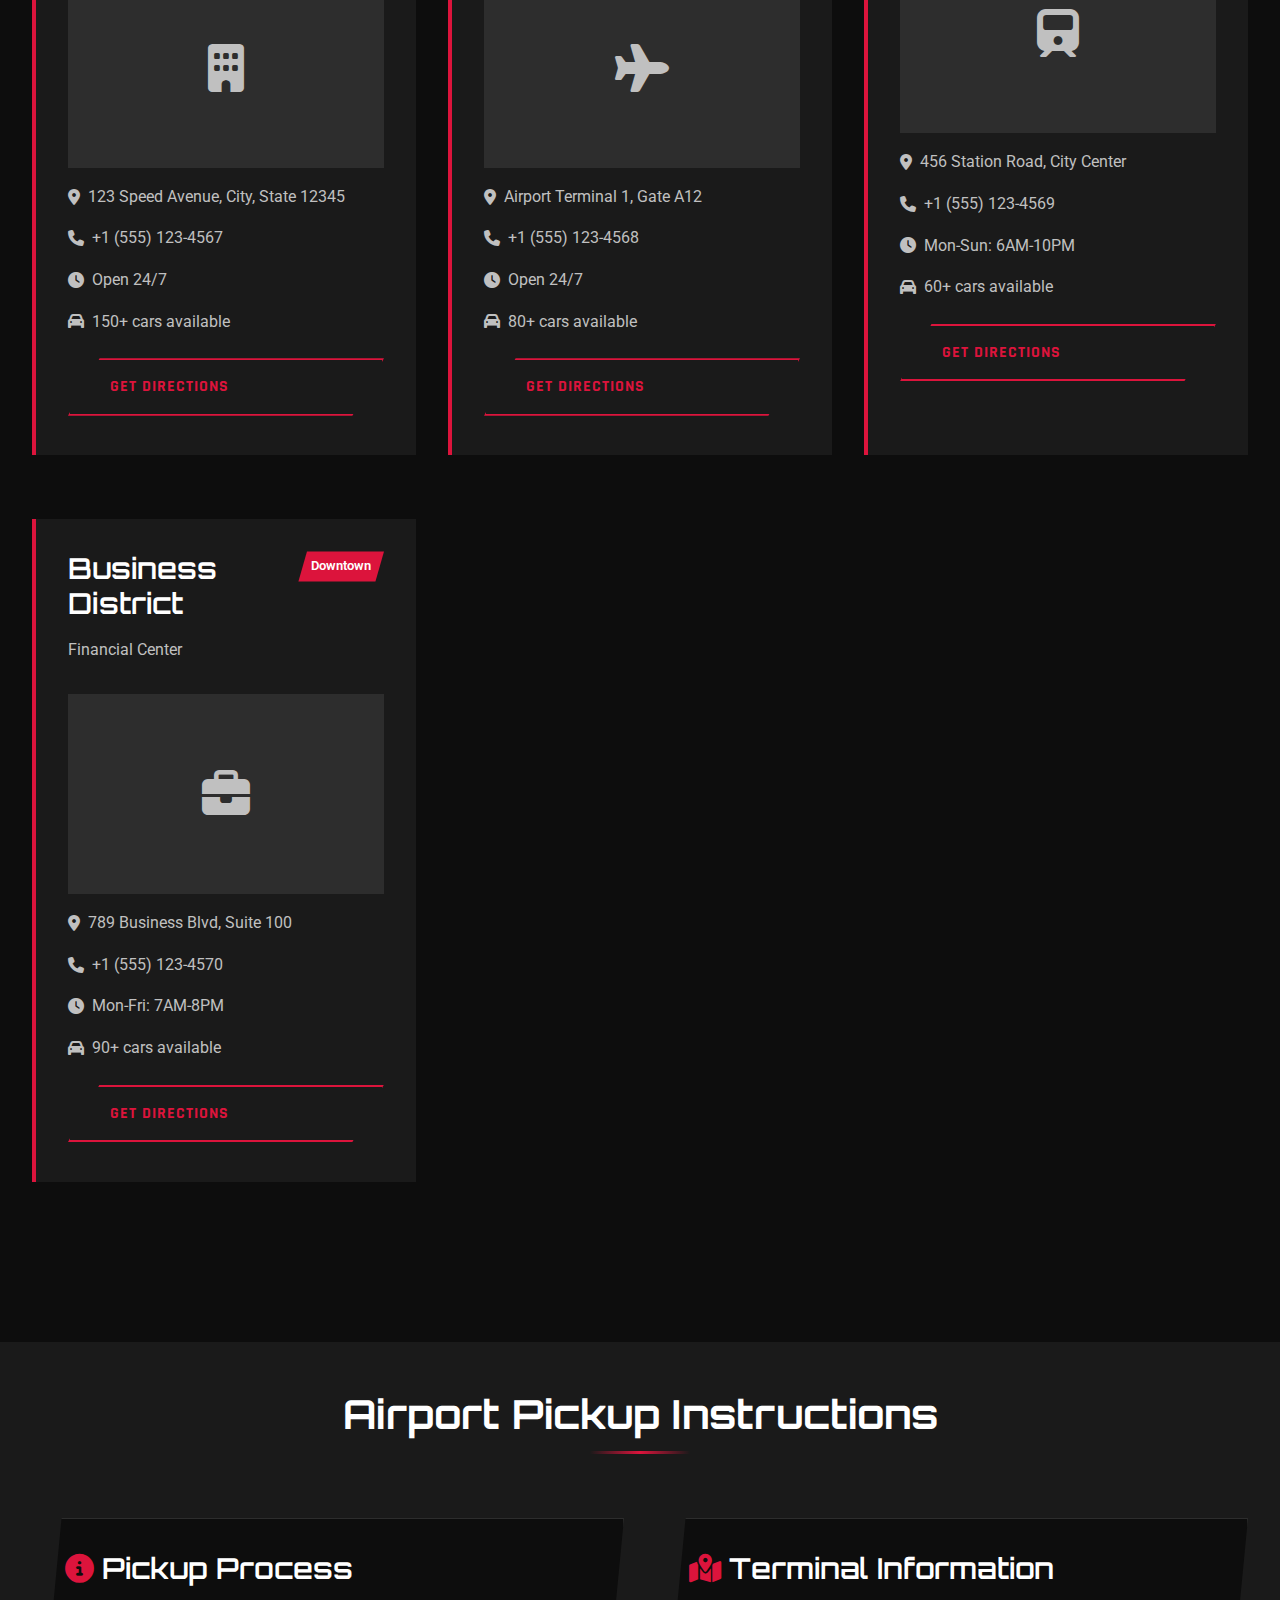
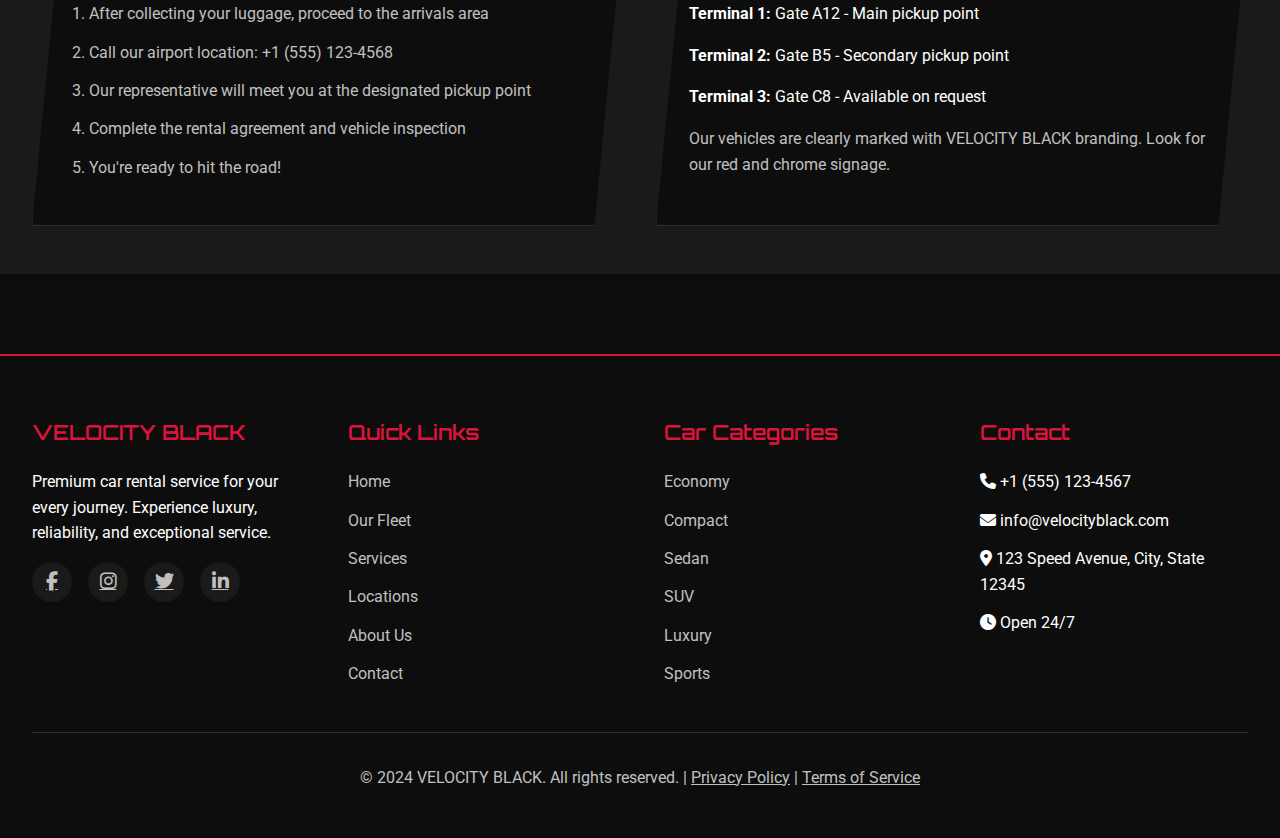
<file: locations.html>
<!DOCTYPE html>
<html lang="en">
<head>
    <meta charset="UTF-8">
    <meta name="viewport" content="width=device-width, initial-scale=1.0">
    <title>Locations - VELOCITY BLACK</title>
    <link rel="stylesheet" href="css/style.css">
    <link rel="stylesheet" href="https://cdnjs.cloudflare.com/ajax/libs/font-awesome/6.4.0/css/all.min.css">
    <link rel="icon" type="image/x-icon" href="data:image/svg+xml,<svg xmlns='http://www.w3.org/2000/svg' viewBox='0 0 100 100'><text y='.9em' font-size='90'>🚗</text></svg>">
    <style>
        .page-header {
            background: linear-gradient(135deg, rgba(13, 13, 13, 0.9) 0%, rgba(220, 20, 60, 0.7) 100%), url('https://images.unsplash.com/photo-1524661135-423995f22d0b?w=1920&h=600&fit=crop') center/cover;
            padding: 150px 2rem 80px;
            text-align: center;
            margin-top: 70px;
        }
        .location-search {
            max-width: 600px;
            margin: 2rem auto;
        }
        .location-search input {
            width: 100%;
            padding: 15px;
            background: var(--subtle);
            border: 2px solid var(--secondary);
            color: var(--text);
            font-size: 1.1rem;
        }
        .map-container {
            width: 100%;
            height: 500px;
            background: var(--subtle);
            border: 2px solid var(--secondary);
            margin: 3rem 0;
            display: flex;
            align-items: center;
            justify-content: center;
            color: var(--accent);
        }
        .location-card {
            background: var(--subtle);
            padding: 2rem;
            border-left: 4px solid var(--secondary);
            margin-bottom: 2rem;
            transition: all 0.3s ease;
        }
        .location-card:hover {
            transform: translateX(10px);
            box-shadow: 0 5px 20px rgba(220, 20, 60, 0.3);
        }
        .location-header {
            display: flex;
            justify-content: space-between;
            align-items: start;
            margin-bottom: 1rem;
        }
        .location-info {
            display: grid;
            grid-template-columns: repeat(auto-fit, minmax(200px, 1fr));
            gap: 1rem;
            margin-top: 1rem;
        }
        .location-info-item {
            display: flex;
            align-items: center;
            gap: 0.5rem;
            color: var(--accent);
        }
        .location-filter {
            display: flex;
            gap: 1rem;
            justify-content: center;
            margin-bottom: 2rem;
            flex-wrap: wrap;
        }
        .filter-btn {
            padding: 10px 20px;
            background: var(--subtle);
            border: 2px solid var(--extra);
            color: var(--accent);
            cursor: pointer;
            transition: all 0.3s ease;
        }
        .filter-btn.active {
            background: var(--secondary);
            color: var(--text);
            border-color: var(--secondary);
        }
        .airport-section {
            background: var(--subtle);
            padding: 3rem 2rem;
            margin-top: 3rem;
        }
    </style>
</head>
<body>
    <!-- NAVBAR -->
    <nav class="navbar">
        <div class="navbar-container">
            <a href="index.html" class="logo">VELOCITY BLACK</a>
            <ul class="nav-menu">
                <li><a href="index.html">Home</a></li>
                <li><a href="fleet.html">Fleet</a></li>
                <li><a href="services.html">Services</a></li>
                <li><a href="locations.html" class="active">Locations</a></li>
                <li><a href="about.html">About</a></li>
                <li><a href="contact.html">Contact</a></li>
            </ul>
            <div class="nav-icons">
                <a href="#" aria-label="Search"><i class="fas fa-search"></i></a>
                <a href="#" aria-label="User Account"><i class="fas fa-user"></i></a>
                <a href="fleet.html" class="btn">Book Now</a>
            </div>
            <button class="mobile-menu-toggle" aria-label="Toggle Menu">☰</button>
        </div>
    </nav>

    <!-- PAGE HEADER -->
    <section class="page-header">
        <h1>Our Locations</h1>
        <div class="location-search">
            <input type="text" placeholder="Search by city or airport...">
        </div>
    </section>

    <!-- INTERACTIVE MAP -->
    <section class="section">
        <div class="map-container">
            <div style="text-align: center;">
                <i class="fas fa-map-marked-alt" style="font-size: 4rem; margin-bottom: 1rem; color: var(--secondary);"></i>
                <p style="font-size: 1.2rem;">Interactive Map</p>
                <p style="color: var(--accent); margin-top: 0.5rem;">Click on markers to view location details</p>
            </div>
        </div>
    </section>

    <!-- LOCATION FILTERS -->
    <section class="section">
        <div class="location-filter">
            <button class="filter-btn active">All Locations</button>
            <button class="filter-btn">City</button>
            <button class="filter-btn">Airport</button>
            <button class="filter-btn">Downtown</button>
        </div>

        <!-- LOCATION CARDS -->
        <div class="grid grid-2">
            <div class="location-card">
                <div class="location-header">
                    <div>
                        <h3>Downtown Office</h3>
                        <p style="color: var(--accent); margin-top: 0.5rem;">Main Headquarters</p>
                    </div>
                    <span class="car-card-category">City</span>
                </div>
                <div style="width: 100%; height: 200px; background: var(--extra); margin: 1rem 0; display: flex; align-items: center; justify-content: center;">
                    <i class="fas fa-building" style="font-size: 3rem; color: var(--accent);"></i>
                </div>
                <div class="location-info">
                    <div class="location-info-item">
                        <i class="fas fa-map-marker-alt"></i>
                        <span>123 Speed Avenue, City, State 12345</span>
                    </div>
                    <div class="location-info-item">
                        <i class="fas fa-phone"></i>
                        <span>+1 (555) 123-4567</span>
                    </div>
                    <div class="location-info-item">
                        <i class="fas fa-clock"></i>
                        <span>Open 24/7</span>
                    </div>
                    <div class="location-info-item">
                        <i class="fas fa-car"></i>
                        <span>150+ cars available</span>
                    </div>
                </div>
                <a href="#" class="btn btn-secondary" style="margin-top: 1.5rem; width: 100%;">Get Directions</a>
            </div>

            <div class="location-card">
                <div class="location-header">
                    <div>
                        <h3>Airport Terminal</h3>
                        <p style="color: var(--accent); margin-top: 0.5rem;">International Airport</p>
                    </div>
                    <span class="car-card-category">Airport</span>
                </div>
                <div style="width: 100%; height: 200px; background: var(--extra); margin: 1rem 0; display: flex; align-items: center; justify-content: center;">
                    <i class="fas fa-plane" style="font-size: 3rem; color: var(--accent);"></i>
                </div>
                <div class="location-info">
                    <div class="location-info-item">
                        <i class="fas fa-map-marker-alt"></i>
                        <span>Airport Terminal 1, Gate A12</span>
                    </div>
                    <div class="location-info-item">
                        <i class="fas fa-phone"></i>
                        <span>+1 (555) 123-4568</span>
                    </div>
                    <div class="location-info-item">
                        <i class="fas fa-clock"></i>
                        <span>Open 24/7</span>
                    </div>
                    <div class="location-info-item">
                        <i class="fas fa-car"></i>
                        <span>80+ cars available</span>
                    </div>
                </div>
                <a href="#" class="btn btn-secondary" style="margin-top: 1.5rem; width: 100%;">Get Directions</a>
            </div>

            <div class="location-card">
                <div class="location-header">
                    <div>
                        <h3>Train Station</h3>
                        <p style="color: var(--accent); margin-top: 0.5rem;">Central Station</p>
                    </div>
                    <span class="car-card-category">City</span>
                </div>
                <div style="width: 100%; height: 200px; background: var(--extra); margin: 1rem 0; display: flex; align-items: center; justify-content: center;">
                    <i class="fas fa-train" style="font-size: 3rem; color: var(--accent);"></i>
                </div>
                <div class="location-info">
                    <div class="location-info-item">
                        <i class="fas fa-map-marker-alt"></i>
                        <span>456 Station Road, City Center</span>
                    </div>
                    <div class="location-info-item">
                        <i class="fas fa-phone"></i>
                        <span>+1 (555) 123-4569</span>
                    </div>
                    <div class="location-info-item">
                        <i class="fas fa-clock"></i>
                        <span>Mon-Sun: 6AM-10PM</span>
                    </div>
                    <div class="location-info-item">
                        <i class="fas fa-car"></i>
                        <span>60+ cars available</span>
                    </div>
                </div>
                <a href="#" class="btn btn-secondary" style="margin-top: 1.5rem; width: 100%;">Get Directions</a>
            </div>

            <div class="location-card">
                <div class="location-header">
                    <div>
                        <h3>Business District</h3>
                        <p style="color: var(--accent); margin-top: 0.5rem;">Financial Center</p>
                    </div>
                    <span class="car-card-category">Downtown</span>
                </div>
                <div style="width: 100%; height: 200px; background: var(--extra); margin: 1rem 0; display: flex; align-items: center; justify-content: center;">
                    <i class="fas fa-briefcase" style="font-size: 3rem; color: var(--accent);"></i>
                </div>
                <div class="location-info">
                    <div class="location-info-item">
                        <i class="fas fa-map-marker-alt"></i>
                        <span>789 Business Blvd, Suite 100</span>
                    </div>
                    <div class="location-info-item">
                        <i class="fas fa-phone"></i>
                        <span>+1 (555) 123-4570</span>
                    </div>
                    <div class="location-info-item">
                        <i class="fas fa-clock"></i>
                        <span>Mon-Fri: 7AM-8PM</span>
                    </div>
                    <div class="location-info-item">
                        <i class="fas fa-car"></i>
                        <span>90+ cars available</span>
                    </div>
                </div>
                <a href="#" class="btn btn-secondary" style="margin-top: 1.5rem; width: 100%;">Get Directions</a>
            </div>
        </div>
    </section>

    <!-- AIRPORT LOCATIONS -->
    <section class="airport-section">
        <div style="max-width: 1400px; margin: 0 auto;">
            <div class="section-title">
                <h2>Airport Pickup Instructions</h2>
            </div>
            <div class="grid grid-2">
                <div class="card">
                    <h3><i class="fas fa-info-circle" style="color: var(--secondary); margin-right: 0.5rem;"></i>Pickup Process</h3>
                    <ol style="padding-left: 1.5rem; color: var(--accent);">
                        <li style="margin-bottom: 0.8rem;">After collecting your luggage, proceed to the arrivals area</li>
                        <li style="margin-bottom: 0.8rem;">Call our airport location: +1 (555) 123-4568</li>
                        <li style="margin-bottom: 0.8rem;">Our representative will meet you at the designated pickup point</li>
                        <li style="margin-bottom: 0.8rem;">Complete the rental agreement and vehicle inspection</li>
                        <li style="margin-bottom: 0.8rem;">You're ready to hit the road!</li>
                    </ol>
                </div>
                <div class="card">
                    <h3><i class="fas fa-map-marked-alt" style="color: var(--secondary); margin-right: 0.5rem;"></i>Terminal Information</h3>
                    <p><strong>Terminal 1:</strong> Gate A12 - Main pickup point</p>
                    <p><strong>Terminal 2:</strong> Gate B5 - Secondary pickup point</p>
                    <p><strong>Terminal 3:</strong> Gate C8 - Available on request</p>
                    <p style="margin-top: 1rem; color: var(--accent);">Our vehicles are clearly marked with VELOCITY BLACK branding. Look for our red and chrome signage.</p>
                </div>
            </div>
        </div>
    </section>

    <!-- FOOTER -->
    <footer class="footer carbon-fiber">
        <div class="footer-content">
            <div class="footer-section">
                <h3>VELOCITY BLACK</h3>
                <p>Premium car rental service for your every journey. Experience luxury, reliability, and exceptional service.</p>
                <div class="footer-social">
                    <a href="#" aria-label="Facebook"><i class="fab fa-facebook-f"></i></a>
                    <a href="#" aria-label="Instagram"><i class="fab fa-instagram"></i></a>
                    <a href="#" aria-label="Twitter"><i class="fab fa-twitter"></i></a>
                    <a href="#" aria-label="LinkedIn"><i class="fab fa-linkedin-in"></i></a>
                </div>
            </div>
            <div class="footer-section">
                <h3>Quick Links</h3>
                <ul>
                    <li><a href="index.html">Home</a></li>
                    <li><a href="fleet.html">Our Fleet</a></li>
                    <li><a href="services.html">Services</a></li>
                    <li><a href="locations.html">Locations</a></li>
                    <li><a href="about.html">About Us</a></li>
                    <li><a href="contact.html">Contact</a></li>
                </ul>
            </div>
            <div class="footer-section">
                <h3>Car Categories</h3>
                <ul>
                    <li><a href="fleet.html">Economy</a></li>
                    <li><a href="fleet.html">Compact</a></li>
                    <li><a href="fleet.html">Sedan</a></li>
                    <li><a href="fleet.html">SUV</a></li>
                    <li><a href="fleet.html">Luxury</a></li>
                    <li><a href="fleet.html">Sports</a></li>
                </ul>
            </div>
            <div class="footer-section">
                <h3>Contact</h3>
                <ul>
                    <li><i class="fas fa-phone"></i> +1 (555) 123-4567</li>
                    <li><i class="fas fa-envelope"></i> info@velocityblack.com</li>
                    <li><i class="fas fa-map-marker-alt"></i> 123 Speed Avenue, City, State 12345</li>
                    <li><i class="fas fa-clock"></i> Open 24/7</li>
                </ul>
            </div>
        </div>
        <div class="footer-bottom">
            <p>&copy; 2024 VELOCITY BLACK. All rights reserved. | <a href="#" style="color: var(--accent);">Privacy Policy</a> | <a href="#" style="color: var(--accent);">Terms of Service</a></p>
        </div>
    </footer>

    <button class="back-to-top" aria-label="Back to Top">
        <i class="fas fa-arrow-up"></i>
    </button>

    <script src="js/main.js"></script>
</body>
</html>
</file>
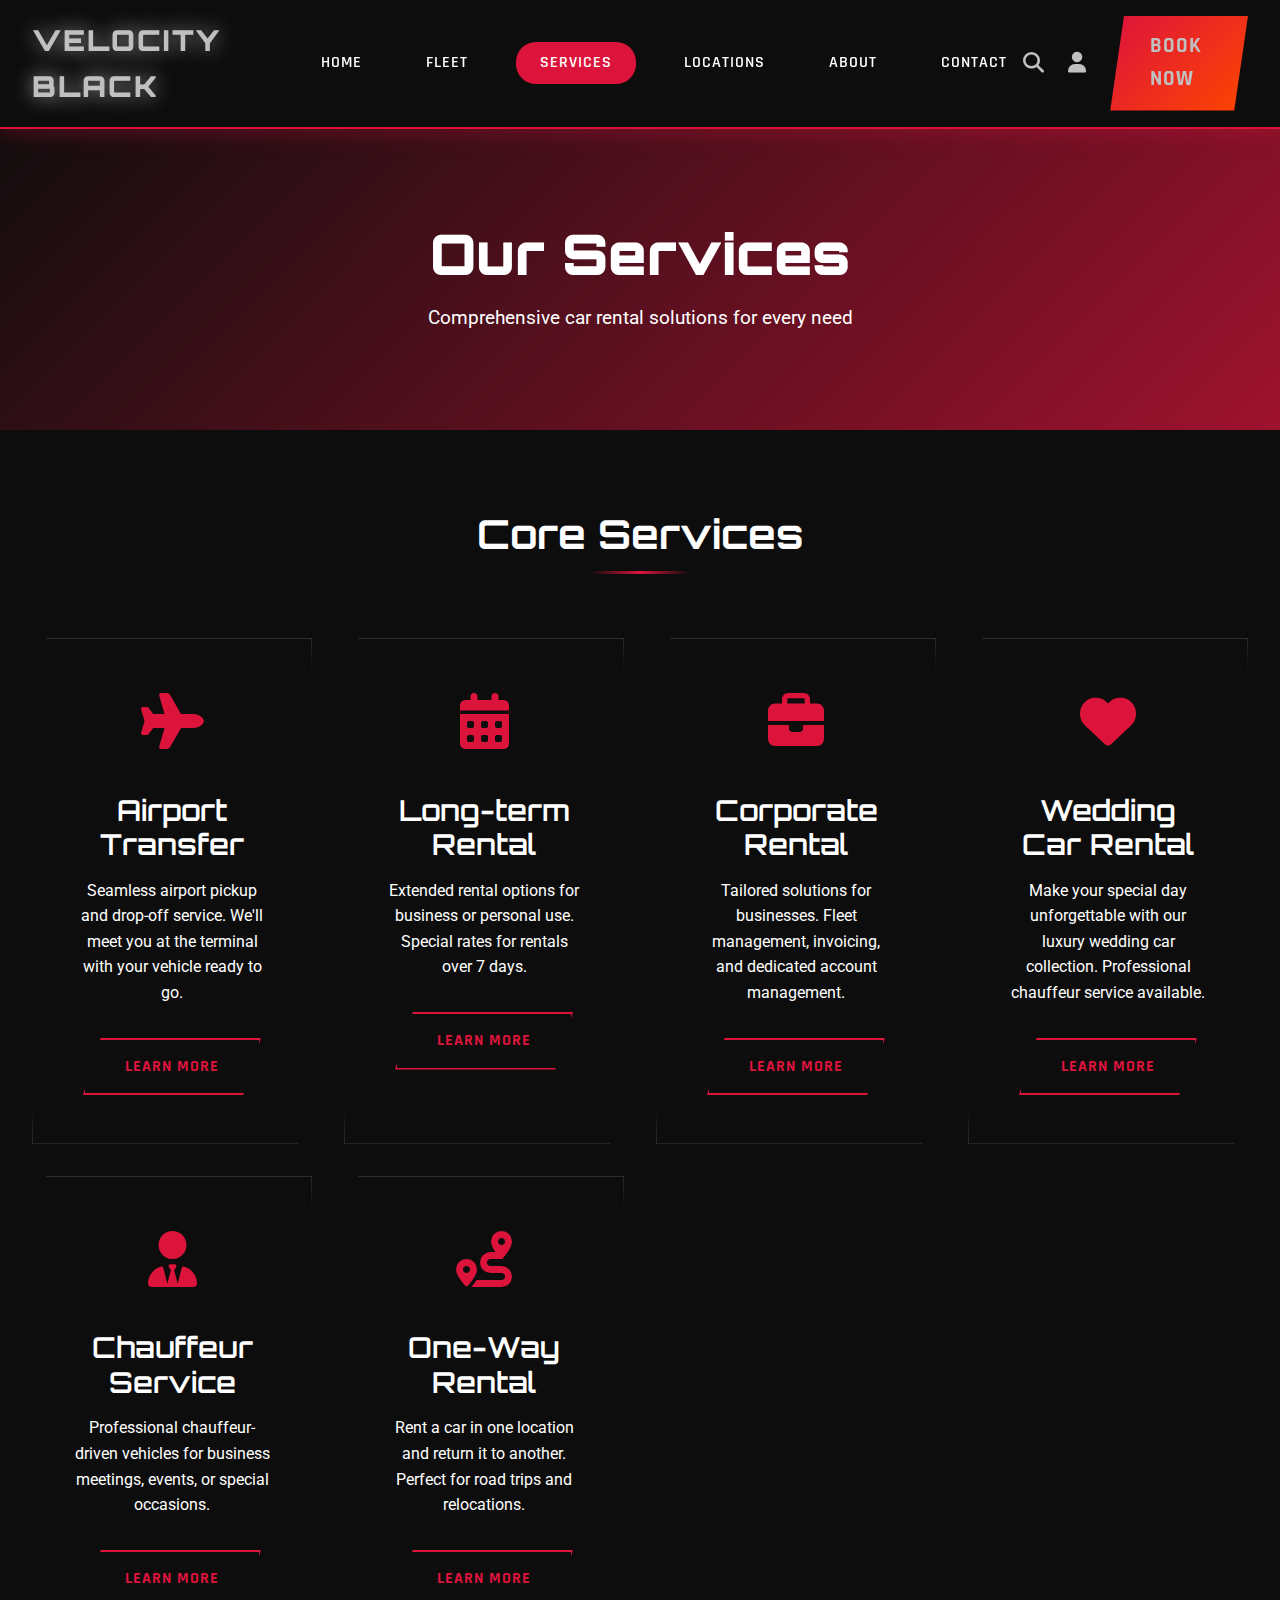
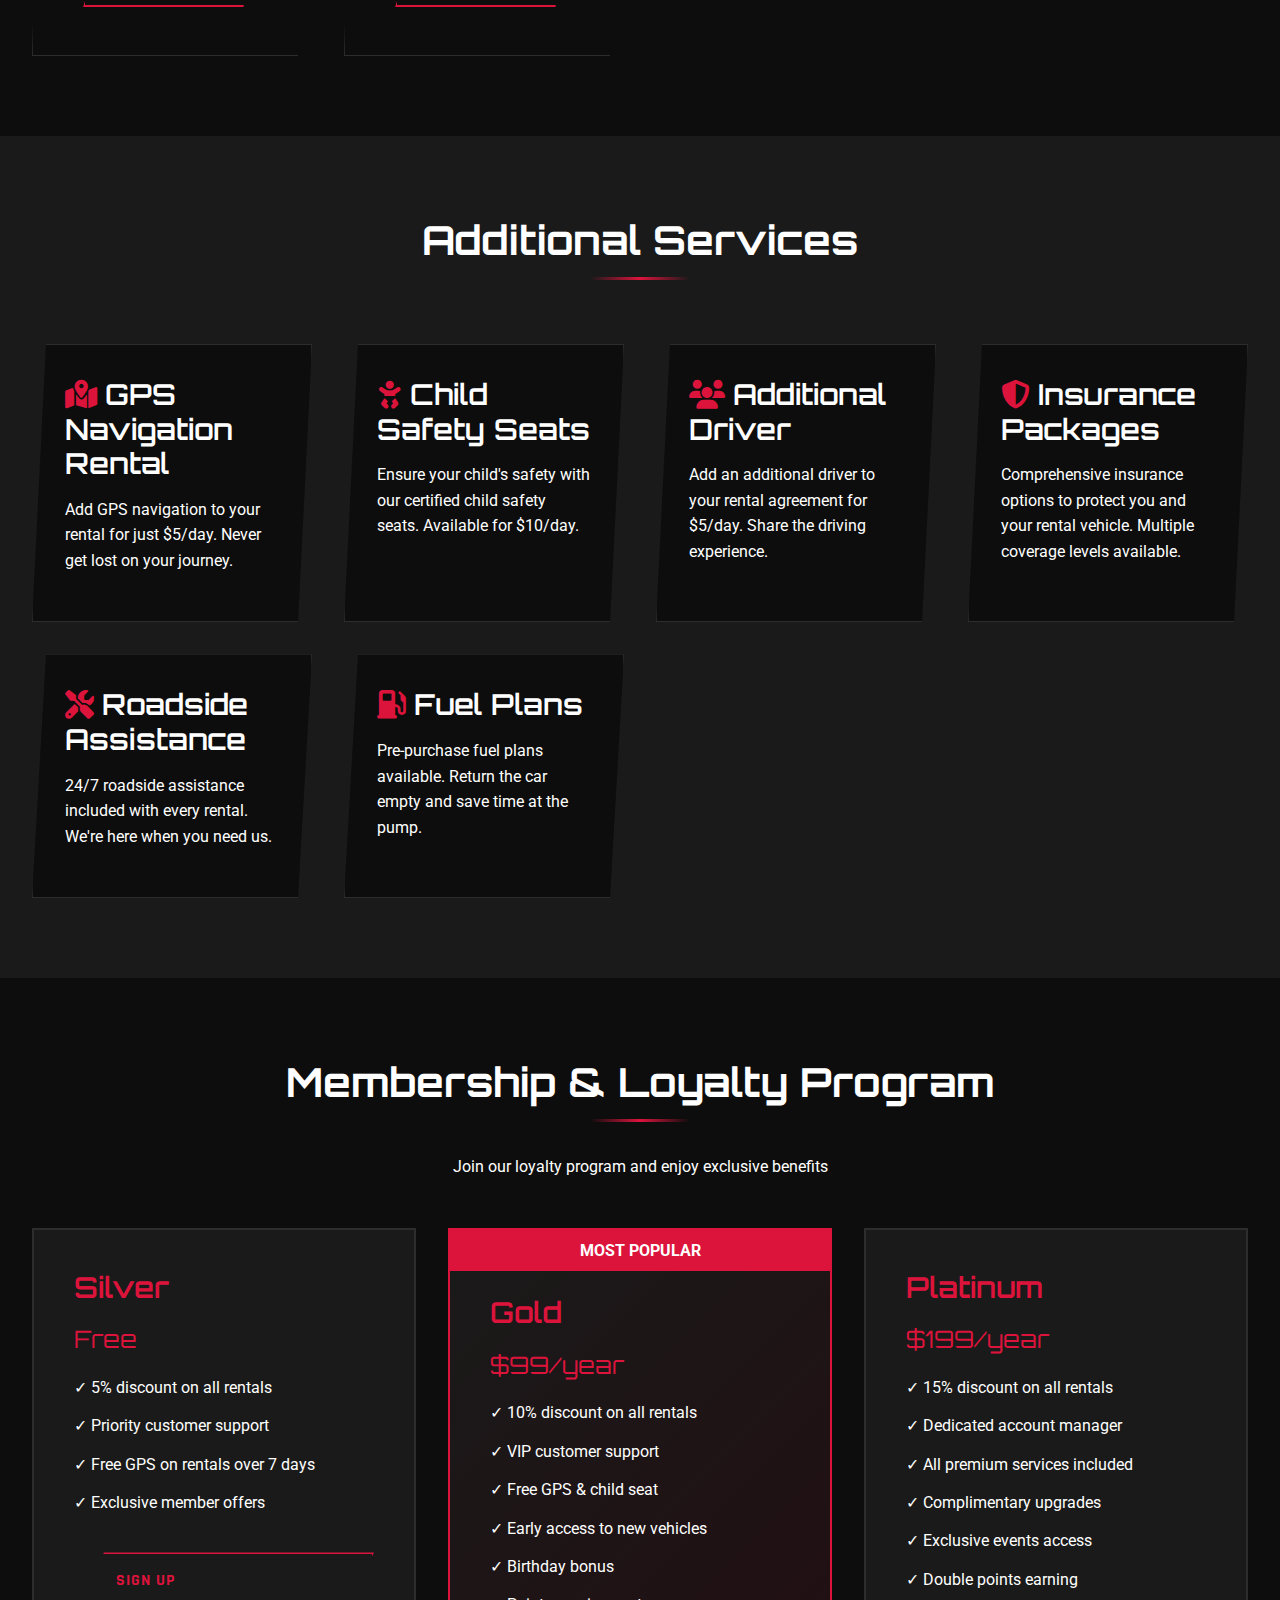
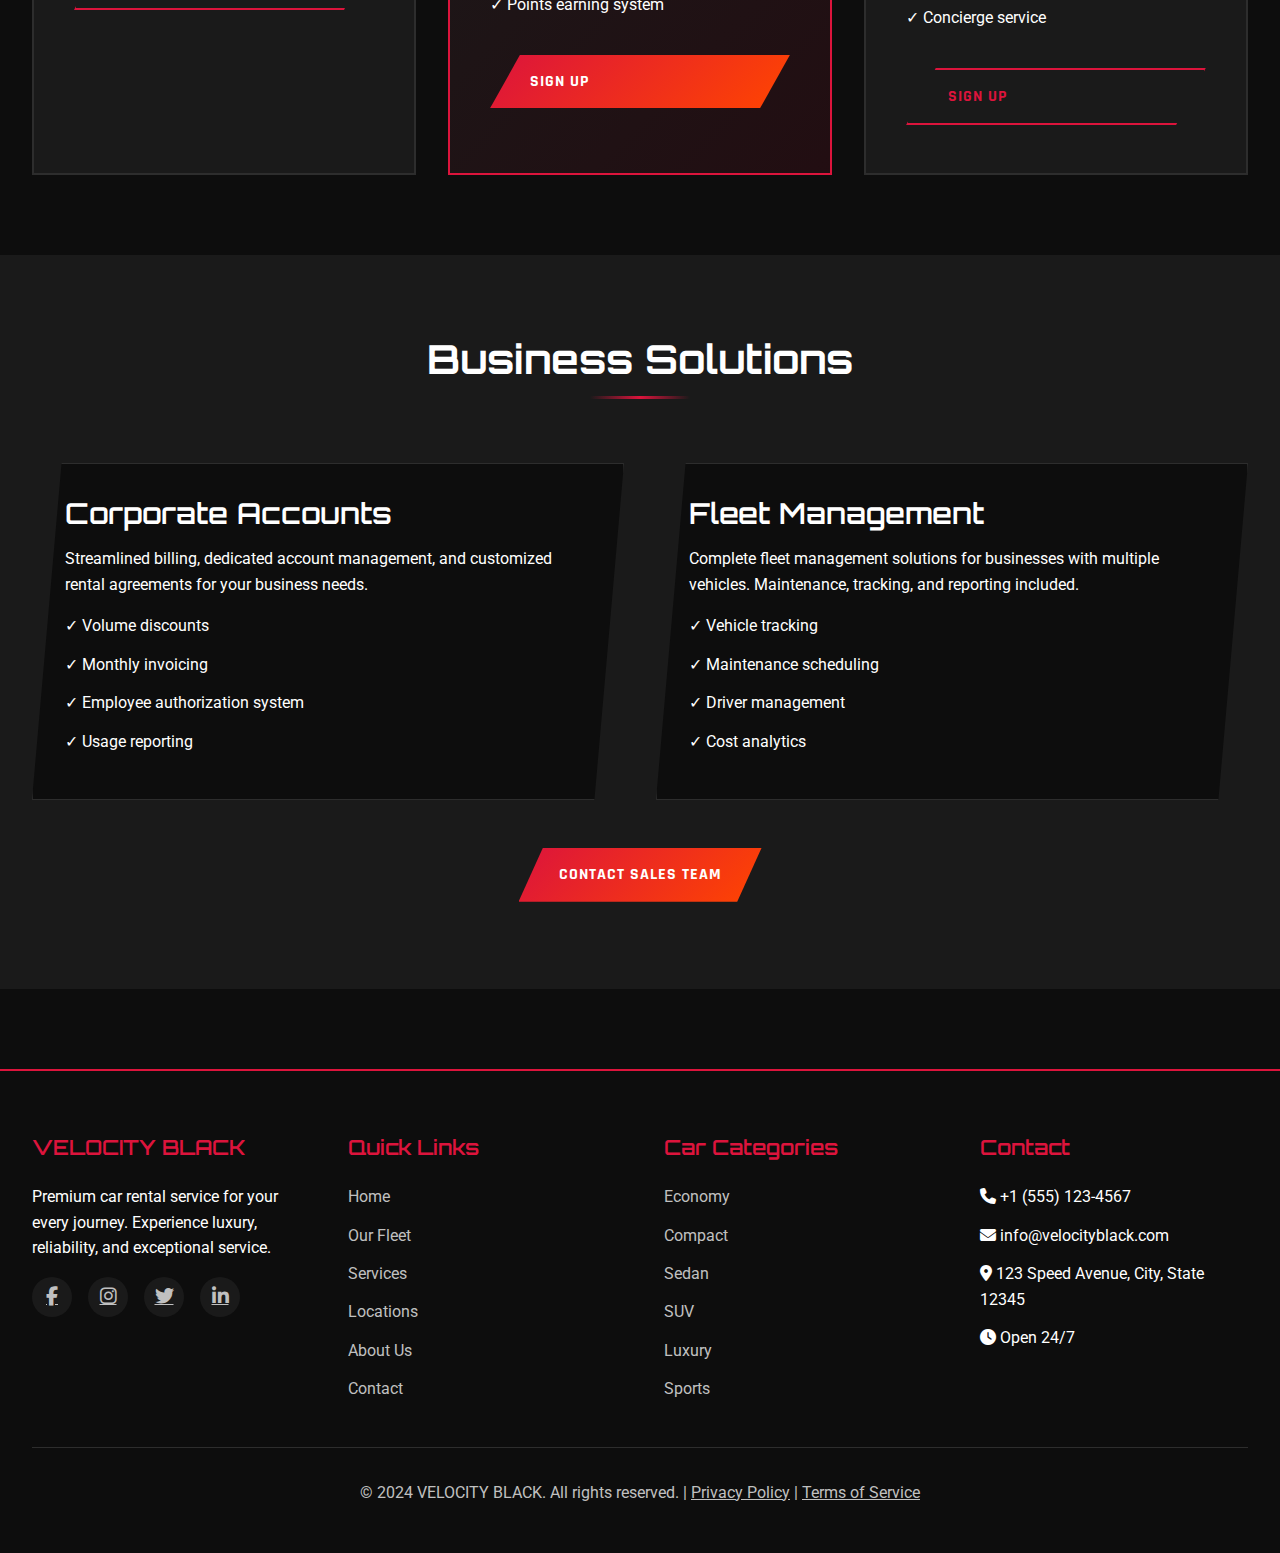
<file: services.html>
<!DOCTYPE html>
<html lang="en">
<head>
    <meta charset="UTF-8">
    <meta name="viewport" content="width=device-width, initial-scale=1.0">
    <title>Our Services - VELOCITY BLACK</title>
    <link rel="stylesheet" href="css/style.css">
    <link rel="stylesheet" href="https://cdnjs.cloudflare.com/ajax/libs/font-awesome/6.4.0/css/all.min.css">
    <link rel="icon" type="image/x-icon" href="data:image/svg+xml,<svg xmlns='http://www.w3.org/2000/svg' viewBox='0 0 100 100'><text y='.9em' font-size='90'>🚗</text></svg>">
    <style>
        .page-header {
            background: linear-gradient(135deg, rgba(13, 13, 13, 0.9) 0%, rgba(220, 20, 60, 0.7) 100%), url('https://images.unsplash.com/photo-1492144534655-ae79c2c03457?w=1920&h=600&fit=crop') center/cover;
            padding: 150px 2rem 80px;
            text-align: center;
            margin-top: 70px;
        }
        .service-card {
            text-align: center;
            padding: 2.5rem;
        }
        .service-icon {
            font-size: 3.5rem;
            color: var(--secondary);
            margin-bottom: 1.5rem;
        }
        .membership-tiers {
            display: grid;
            grid-template-columns: repeat(auto-fit, minmax(280px, 1fr));
            gap: 2rem;
            margin-top: 2rem;
        }
        .membership-card {
            background: var(--subtle);
            padding: 2.5rem;
            border: 2px solid var(--extra);
            transition: all 0.3s ease;
        }
        .membership-card:hover {
            border-color: var(--secondary);
            transform: translateY(-10px);
        }
        .membership-card.featured {
            border-color: var(--secondary);
            background: linear-gradient(135deg, var(--subtle) 0%, rgba(220, 20, 60, 0.1) 100%);
        }
    </style>
</head>
<body>
    <!-- NAVBAR -->
    <nav class="navbar">
        <div class="navbar-container">
            <a href="index.html" class="logo">VELOCITY BLACK</a>
            <ul class="nav-menu">
                <li><a href="index.html">Home</a></li>
                <li><a href="fleet.html">Fleet</a></li>
                <li><a href="services.html" class="active">Services</a></li>
                <li><a href="locations.html">Locations</a></li>
                <li><a href="about.html">About</a></li>
                <li><a href="contact.html">Contact</a></li>
            </ul>
            <div class="nav-icons">
                <a href="#" aria-label="Search"><i class="fas fa-search"></i></a>
                <a href="#" aria-label="User Account"><i class="fas fa-user"></i></a>
                <a href="fleet.html" class="btn">Book Now</a>
            </div>
            <button class="mobile-menu-toggle" aria-label="Toggle Menu">☰</button>
        </div>
    </nav>

    <!-- PAGE HEADER -->
    <section class="page-header">
        <h1>Our Services</h1>
        <p style="font-size: 1.2rem; margin-top: 1rem;">Comprehensive car rental solutions for every need</p>
    </section>

    <!-- CORE SERVICES -->
    <section class="section">
        <div class="section-title">
            <h2>Core Services</h2>
        </div>
        <div class="grid grid-3">
            <div class="card service-card">
                <div class="service-icon">
                    <i class="fas fa-plane"></i>
                </div>
                <h3>Airport Transfer</h3>
                <p>Seamless airport pickup and drop-off service. We'll meet you at the terminal with your vehicle ready to go.</p>
                <a href="contact.html" class="btn btn-secondary" style="margin-top: 1rem;">Learn More</a>
            </div>
            <div class="card service-card">
                <div class="service-icon">
                    <i class="fas fa-calendar-alt"></i>
                </div>
                <h3>Long-term Rental</h3>
                <p>Extended rental options for business or personal use. Special rates for rentals over 7 days.</p>
                <a href="contact.html" class="btn btn-secondary" style="margin-top: 1rem;">Learn More</a>
            </div>
            <div class="card service-card">
                <div class="service-icon">
                    <i class="fas fa-briefcase"></i>
                </div>
                <h3>Corporate Rental</h3>
                <p>Tailored solutions for businesses. Fleet management, invoicing, and dedicated account management.</p>
                <a href="contact.html" class="btn btn-secondary" style="margin-top: 1rem;">Learn More</a>
            </div>
            <div class="card service-card">
                <div class="service-icon">
                    <i class="fas fa-heart"></i>
                </div>
                <h3>Wedding Car Rental</h3>
                <p>Make your special day unforgettable with our luxury wedding car collection. Professional chauffeur service available.</p>
                <a href="contact.html" class="btn btn-secondary" style="margin-top: 1rem;">Learn More</a>
            </div>
            <div class="card service-card">
                <div class="service-icon">
                    <i class="fas fa-user-tie"></i>
                </div>
                <h3>Chauffeur Service</h3>
                <p>Professional chauffeur-driven vehicles for business meetings, events, or special occasions.</p>
                <a href="contact.html" class="btn btn-secondary" style="margin-top: 1rem;">Learn More</a>
            </div>
            <div class="card service-card">
                <div class="service-icon">
                    <i class="fas fa-route"></i>
                </div>
                <h3>One-Way Rental</h3>
                <p>Rent a car in one location and return it to another. Perfect for road trips and relocations.</p>
                <a href="contact.html" class="btn btn-secondary" style="margin-top: 1rem;">Learn More</a>
            </div>
        </div>
    </section>

    <!-- ADDITIONAL SERVICES -->
    <section class="section" style="background: var(--subtle);">
        <div class="section-title">
            <h2>Additional Services</h2>
        </div>
        <div class="grid grid-3">
            <div class="card">
                <h3><i class="fas fa-map-marked-alt" style="color: var(--secondary); margin-right: 0.5rem;"></i>GPS Navigation Rental</h3>
                <p>Add GPS navigation to your rental for just $5/day. Never get lost on your journey.</p>
            </div>
            <div class="card">
                <h3><i class="fas fa-baby" style="color: var(--secondary); margin-right: 0.5rem;"></i>Child Safety Seats</h3>
                <p>Ensure your child's safety with our certified child safety seats. Available for $10/day.</p>
            </div>
            <div class="card">
                <h3><i class="fas fa-users" style="color: var(--secondary); margin-right: 0.5rem;"></i>Additional Driver</h3>
                <p>Add an additional driver to your rental agreement for $5/day. Share the driving experience.</p>
            </div>
            <div class="card">
                <h3><i class="fas fa-shield-alt" style="color: var(--secondary); margin-right: 0.5rem;"></i>Insurance Packages</h3>
                <p>Comprehensive insurance options to protect you and your rental vehicle. Multiple coverage levels available.</p>
            </div>
            <div class="card">
                <h3><i class="fas fa-tools" style="color: var(--secondary); margin-right: 0.5rem;"></i>Roadside Assistance</h3>
                <p>24/7 roadside assistance included with every rental. We're here when you need us.</p>
            </div>
            <div class="card">
                <h3><i class="fas fa-gas-pump" style="color: var(--secondary); margin-right: 0.5rem;"></i>Fuel Plans</h3>
                <p>Pre-purchase fuel plans available. Return the car empty and save time at the pump.</p>
            </div>
        </div>
    </section>

    <!-- MEMBERSHIP PROGRAM -->
    <section class="section">
        <div class="section-title">
            <h2>Membership & Loyalty Program</h2>
            <p style="text-align: center; margin-top: 1rem;">Join our loyalty program and enjoy exclusive benefits</p>
        </div>
        <div class="membership-tiers">
            <div class="membership-card">
                <h3 style="color: var(--secondary);">Silver</h3>
                <div class="car-card-price" style="font-size: 1.5rem; margin: 1rem 0;">Free</div>
                <ul style="list-style: none; padding: 0; text-align: left;">
                    <li style="margin-bottom: 0.8rem;">✓ 5% discount on all rentals</li>
                    <li style="margin-bottom: 0.8rem;">✓ Priority customer support</li>
                    <li style="margin-bottom: 0.8rem;">✓ Free GPS on rentals over 7 days</li>
                    <li style="margin-bottom: 0.8rem;">✓ Exclusive member offers</li>
                </ul>
                <a href="contact.html" class="btn btn-secondary" style="width: 100%; margin-top: 1.5rem;">Sign Up</a>
            </div>
            <div class="membership-card featured">
                <div style="background: var(--secondary); color: var(--text); padding: 0.5rem; margin: -2.5rem -2.5rem 1.5rem; text-align: center; font-weight: bold;">MOST POPULAR</div>
                <h3 style="color: var(--secondary);">Gold</h3>
                <div class="car-card-price" style="font-size: 1.5rem; margin: 1rem 0;">$99/year</div>
                <ul style="list-style: none; padding: 0; text-align: left;">
                    <li style="margin-bottom: 0.8rem;">✓ 10% discount on all rentals</li>
                    <li style="margin-bottom: 0.8rem;">✓ VIP customer support</li>
                    <li style="margin-bottom: 0.8rem;">✓ Free GPS & child seat</li>
                    <li style="margin-bottom: 0.8rem;">✓ Early access to new vehicles</li>
                    <li style="margin-bottom: 0.8rem;">✓ Birthday bonus</li>
                    <li style="margin-bottom: 0.8rem;">✓ Points earning system</li>
                </ul>
                <a href="contact.html" class="btn" style="width: 100%; margin-top: 1.5rem;">Sign Up</a>
            </div>
            <div class="membership-card">
                <h3 style="color: var(--secondary);">Platinum</h3>
                <div class="car-card-price" style="font-size: 1.5rem; margin: 1rem 0;">$199/year</div>
                <ul style="list-style: none; padding: 0; text-align: left;">
                    <li style="margin-bottom: 0.8rem;">✓ 15% discount on all rentals</li>
                    <li style="margin-bottom: 0.8rem;">✓ Dedicated account manager</li>
                    <li style="margin-bottom: 0.8rem;">✓ All premium services included</li>
                    <li style="margin-bottom: 0.8rem;">✓ Complimentary upgrades</li>
                    <li style="margin-bottom: 0.8rem;">✓ Exclusive events access</li>
                    <li style="margin-bottom: 0.8rem;">✓ Double points earning</li>
                    <li style="margin-bottom: 0.8rem;">✓ Concierge service</li>
                </ul>
                <a href="contact.html" class="btn btn-secondary" style="width: 100%; margin-top: 1.5rem;">Sign Up</a>
            </div>
        </div>
    </section>

    <!-- BUSINESS SOLUTIONS -->
    <section class="section" style="background: var(--subtle);">
        <div class="section-title">
            <h2>Business Solutions</h2>
        </div>
        <div class="grid grid-2">
            <div class="card">
                <h3>Corporate Accounts</h3>
                <p>Streamlined billing, dedicated account management, and customized rental agreements for your business needs.</p>
                <ul style="list-style: none; padding: 0; margin-top: 1rem;">
                    <li style="margin-bottom: 0.8rem;">✓ Volume discounts</li>
                    <li style="margin-bottom: 0.8rem;">✓ Monthly invoicing</li>
                    <li style="margin-bottom: 0.8rem;">✓ Employee authorization system</li>
                    <li style="margin-bottom: 0.8rem;">✓ Usage reporting</li>
                </ul>
            </div>
            <div class="card">
                <h3>Fleet Management</h3>
                <p>Complete fleet management solutions for businesses with multiple vehicles. Maintenance, tracking, and reporting included.</p>
                <ul style="list-style: none; padding: 0; margin-top: 1rem;">
                    <li style="margin-bottom: 0.8rem;">✓ Vehicle tracking</li>
                    <li style="margin-bottom: 0.8rem;">✓ Maintenance scheduling</li>
                    <li style="margin-bottom: 0.8rem;">✓ Driver management</li>
                    <li style="margin-bottom: 0.8rem;">✓ Cost analytics</li>
                </ul>
            </div>
        </div>
        <div class="text-center mt-3">
            <a href="contact.html" class="btn">Contact Sales Team</a>
        </div>
    </section>

    <!-- FOOTER -->
    <footer class="footer carbon-fiber">
        <div class="footer-content">
            <div class="footer-section">
                <h3>VELOCITY BLACK</h3>
                <p>Premium car rental service for your every journey. Experience luxury, reliability, and exceptional service.</p>
                <div class="footer-social">
                    <a href="#" aria-label="Facebook"><i class="fab fa-facebook-f"></i></a>
                    <a href="#" aria-label="Instagram"><i class="fab fa-instagram"></i></a>
                    <a href="#" aria-label="Twitter"><i class="fab fa-twitter"></i></a>
                    <a href="#" aria-label="LinkedIn"><i class="fab fa-linkedin-in"></i></a>
                </div>
            </div>
            <div class="footer-section">
                <h3>Quick Links</h3>
                <ul>
                    <li><a href="index.html">Home</a></li>
                    <li><a href="fleet.html">Our Fleet</a></li>
                    <li><a href="services.html">Services</a></li>
                    <li><a href="locations.html">Locations</a></li>
                    <li><a href="about.html">About Us</a></li>
                    <li><a href="contact.html">Contact</a></li>
                </ul>
            </div>
            <div class="footer-section">
                <h3>Car Categories</h3>
                <ul>
                    <li><a href="fleet.html">Economy</a></li>
                    <li><a href="fleet.html">Compact</a></li>
                    <li><a href="fleet.html">Sedan</a></li>
                    <li><a href="fleet.html">SUV</a></li>
                    <li><a href="fleet.html">Luxury</a></li>
                    <li><a href="fleet.html">Sports</a></li>
                </ul>
            </div>
            <div class="footer-section">
                <h3>Contact</h3>
                <ul>
                    <li><i class="fas fa-phone"></i> +1 (555) 123-4567</li>
                    <li><i class="fas fa-envelope"></i> info@velocityblack.com</li>
                    <li><i class="fas fa-map-marker-alt"></i> 123 Speed Avenue, City, State 12345</li>
                    <li><i class="fas fa-clock"></i> Open 24/7</li>
                </ul>
            </div>
        </div>
        <div class="footer-bottom">
            <p>&copy; 2024 VELOCITY BLACK. All rights reserved. | <a href="#" style="color: var(--accent);">Privacy Policy</a> | <a href="#" style="color: var(--accent);">Terms of Service</a></p>
        </div>
    </footer>

    <button class="back-to-top" aria-label="Back to Top">
        <i class="fas fa-arrow-up"></i>
    </button>

    <script src="js/main.js"></script>
</body>
</html>
</file>
<file: css/style.css>
/* ============================================
   VELOCITY BLACK - CAR RENTAL THEME
   ============================================ */

/* ===== GOOGLE FONTS ===== */
@import url('https://fonts.googleapis.com/css2?family=Orbitron:wght@400;500;600;700;800;900&family=Roboto:wght@300;400;500;700&family=Rajdhani:wght@300;400;500;600;700&display=swap');

/* ===== CSS VARIABLES ===== */
:root {
  --primary: #0D0D0D;
  --secondary: #DC143C;
  --accent: #C0C0C0;
  --text: #FFFFFF;
  --subtle: #1A1A1A;
  --highlight: #FF4500;
  --extra: #2D2D2D;
  
  --font-heading: 'Orbitron', sans-serif;
  --font-body: 'Roboto', sans-serif;
  --font-accent: 'Rajdhani', sans-serif;
}

/* ===== RESET & BASE STYLES ===== */
* {
  margin: 0;
  padding: 0;
  box-sizing: border-box;
}

html {
  scroll-behavior: smooth;
}

body {
  font-family: var(--font-body);
  color: var(--text);
  background-color: var(--primary);
  line-height: 1.6;
  overflow-x: hidden;
}

/* ===== CARBON FIBER TEXTURE ===== */
.carbon-fiber {
  background-image: 
    repeating-linear-gradient(0deg, rgba(255,255,255,0.03) 0px, transparent 1px, transparent 2px, rgba(255,255,255,0.03) 3px),
    repeating-linear-gradient(90deg, rgba(255,255,255,0.03) 0px, transparent 1px, transparent 2px, rgba(255,255,255,0.03) 3px);
  background-color: var(--primary);
}

/* ===== TYPOGRAPHY ===== */
h1, h2, h3, h4, h5, h6 {
  font-family: var(--font-heading);
  font-weight: 700;
  line-height: 1.2;
  margin-bottom: 1rem;
}

h1 { font-size: 3.5rem; font-weight: 900; }
h2 { font-size: 2.5rem; font-weight: 700; text-align: center; }
h3 { font-size: 1.8rem; font-weight: 600; }
h4 { font-size: 1.4rem; font-weight: 500; }

p {
  font-family: var(--font-body);
  font-size: 1rem;
  margin-bottom: 1rem;
}

/* ===== NAVBAR ===== */
.navbar {
  position: fixed;
  top: 0;
  width: 100%;
  background-color: var(--primary);
  padding: 1rem 0;
  z-index: 1000;
  border-bottom: 2px solid var(--secondary);
  box-shadow: 0 4px 20px rgba(220, 20, 60, 0.3);
  overflow: visible; /* Ensure text is not clipped */
}

.navbar-container {
  max-width: 1400px;
  margin: 0 auto;
  padding: 0 2rem;
  display: flex;
  justify-content: space-between;
  align-items: center;
  overflow: visible; /* Ensure content is not clipped */
}

.logo {
  font-family: var(--font-heading);
  font-size: 1.8rem;
  font-weight: 900;
  color: var(--accent);
  text-decoration: none;
  text-transform: uppercase;
  letter-spacing: 2px;
  text-shadow: 0 0 20px rgba(192, 192, 192, 0.8);
  transition: all 0.3s ease;
}

.logo:hover {
  color: var(--secondary);
  text-shadow: 0 0 30px rgba(220, 20, 60, 1);
  transform: scale(1.05);
}

.nav-menu {
  display: flex;
  list-style: none;
  gap: 2rem;
  align-items: center;
}

.nav-menu li a {
  color: var(--text);
  text-decoration: none;
  font-family: var(--font-accent);
  font-weight: 600;
  font-size: 1rem;
  text-transform: uppercase;
  letter-spacing: 1px;
  padding: 0.5rem 1rem;
  transition: all 0.3s ease;
  position: relative;
  white-space: nowrap; /* Prevent text wrapping */
  display: inline-block; /* Ensure proper display */
}

.nav-menu li a::after {
  content: '';
  position: absolute;
  bottom: -5px;
  left: 50%;
  transform: translateX(-50%);
  width: 0;
  height: 2px;
  background: var(--secondary);
  transition: width 0.3s ease;
}

.nav-menu li a:hover::after {
  width: 80%;
}

.nav-menu li a.active::after {
  display: none; /* Hide underline when active since we have background */
}

.nav-menu li a:hover {
  color: var(--secondary);
}

.nav-menu li a.active {
  background: var(--secondary);
  color: var(--text); /* White text on red background */
  border-radius: 20px;
  padding: 0.5rem 1.5rem;
}

.nav-icons {
  display: flex;
  gap: 1.5rem;
  align-items: center;
}

.nav-icons a {
  color: var(--accent);
  font-size: 1.3rem;
  transition: all 0.3s ease;
}

.nav-icons a:hover {
  color: var(--secondary);
  transform: scale(1.2);
}

.mobile-menu-toggle {
  display: none;
  background: none;
  border: none;
  color: var(--text);
  font-size: 1.8rem;
  cursor: pointer;
}

/* ===== BUTTONS ===== */
.btn {
  display: inline-block;
  padding: 14px 40px;
  font-family: var(--font-accent);
  font-weight: 700;
  font-size: 1rem;
  text-transform: uppercase;
  text-decoration: none;
  border: none;
  cursor: pointer;
  transition: all 0.3s ease;
  position: relative;
  overflow: hidden;
  clip-path: polygon(10% 0%, 100% 0%, 90% 100%, 0% 100%);
  background: linear-gradient(135deg, var(--secondary) 0%, var(--highlight) 100%);
  color: var(--text);
  letter-spacing: 1px;
}

.btn::before {
  content: '';
  position: absolute;
  top: 0;
  left: -100%;
  width: 100%;
  height: 100%;
  background: linear-gradient(90deg, transparent, rgba(255,255,255,0.2), transparent);
  transition: left 0.5s ease;
}

.btn:hover::before {
  left: 100%;
}

.btn:hover {
  background: var(--accent);
  color: var(--primary);
  box-shadow: 0 0 30px rgba(192, 192, 192, 0.8);
  transform: translateY(-2px);
}

.btn-secondary {
  background: transparent;
  border: 2px solid var(--secondary);
  color: var(--secondary);
}

.btn-secondary:hover {
  background: var(--secondary);
  color: var(--text);
}

/* ===== CARDS ===== */
.card {
  background-color: var(--primary);
  border-top: 4px solid var(--secondary);
  border: 1px solid var(--extra);
  padding: 2rem;
  transition: all 0.3s ease;
  position: relative;
  clip-path: polygon(5% 0%, 100% 0%, 95% 100%, 0% 100%);
}

.card::before {
  content: '';
  position: absolute;
  top: 0;
  left: 0;
  right: 0;
  height: 4px;
  background: var(--secondary);
  transform: scaleX(0);
  transition: transform 0.3s ease;
}

.card:hover::before {
  transform: scaleX(1);
}

.card:hover {
  border-color: var(--accent);
  transform: translateY(-10px) scale(1.02);
  box-shadow: 0 10px 40px rgba(220, 20, 60, 0.5);
}

/* ===== HERO SECTION ===== */
.hero {
  position: relative;
  height: 100vh;
  min-height: 600px;
  display: flex;
  align-items: center;
  justify-content: center;
  overflow: hidden;
}

.hero-video {
  position: absolute;
  top: 50%;
  left: 50%;
  transform: translate(-50%, -50%);
  min-width: 100%;
  min-height: 100%;
  width: auto;
  height: auto;
  z-index: -2;
  object-fit: cover;
}

.hero-overlay {
  position: absolute;
  top: 0;
  left: 0;
  width: 100%;
  height: 100%;
  background: linear-gradient(135deg, rgba(13, 13, 13, 0.85) 0%, rgba(220, 20, 60, 0.3) 100%);
  z-index: -1;
}

.hero-content {
  max-width: 1200px;
  margin: 0 auto;
  padding: 0 2rem;
  text-align: center;
  z-index: 1;
  position: relative;
}

.hero-content h1 {
  font-size: 4rem;
  margin-bottom: 1.5rem;
  text-shadow: 0 0 30px rgba(220, 20, 60, 0.8);
  animation: fadeInUp 1s ease;
}

.booking-widget {
  background: rgba(13, 13, 13, 0.95);
  border: 2px solid var(--secondary);
  padding: 2.5rem;
  margin-top: 3rem;
  clip-path: polygon(3% 0%, 100% 0%, 97% 100%, 0% 100%);
  box-shadow: 0 10px 50px rgba(220, 20, 60, 0.4);
}

.booking-form {
  display: grid;
  grid-template-columns: repeat(auto-fit, minmax(200px, 1fr));
  gap: 1.5rem;
  margin-bottom: 1.5rem;
}

.form-group {
  display: flex;
  flex-direction: column;
}

.form-group label {
  font-family: var(--font-accent);
  font-weight: 600;
  margin-bottom: 0.5rem;
  color: var(--accent);
  font-size: 0.9rem;
  text-transform: uppercase;
}

.form-group input,
.form-group select {
  padding: 12px;
  background: var(--subtle);
  border: 1px solid var(--extra);
  color: var(--text);
  font-family: var(--font-body);
  transition: all 0.3s ease;
}

.form-group input:focus,
.form-group select:focus {
  outline: none;
  border-color: var(--secondary);
  box-shadow: 0 0 10px rgba(220, 20, 60, 0.3);
}

.trust-badges {
  display: flex;
  justify-content: center;
  gap: 3rem;
  margin-top: 2rem;
  flex-wrap: wrap;
}

.trust-badge {
  display: flex;
  align-items: center;
  gap: 0.5rem;
  color: var(--accent);
  font-size: 0.9rem;
}

/* ===== SECTIONS ===== */
.section {
  padding: 5rem 2rem;
  max-width: 1400px;
  margin: 0 auto;
}

.section-title {
  text-align: center;
  margin-bottom: 3rem;
}

.section-title h2 {
  position: relative;
  display: inline-block;
  padding-bottom: 1rem;
}

.section-title h2::after {
  content: '';
  position: absolute;
  bottom: 0;
  left: 50%;
  transform: translateX(-50%);
  width: 100px;
  height: 3px;
  background: linear-gradient(90deg, transparent, var(--secondary), transparent);
}

/* ===== GRID LAYOUTS ===== */
.grid {
  display: grid;
  gap: 2rem;
}

.grid-2 { grid-template-columns: repeat(auto-fit, minmax(300px, 1fr)); }
.grid-3 { grid-template-columns: repeat(auto-fit, minmax(280px, 1fr)); }
.grid-4 { grid-template-columns: repeat(auto-fit, minmax(250px, 1fr)); }

/* ===== CAR CARDS ===== */
.car-card {
  background: var(--primary);
  border-top: 4px solid var(--secondary);
  border: 1px solid var(--extra);
  overflow: hidden;
  transition: all 0.3s ease;
  clip-path: polygon(3% 0%, 100% 0%, 97% 100%, 0% 100%);
}

.car-card-image {
  position: relative;
  width: 100%;
  height: 250px;
  overflow: hidden;
}

.car-card-image img {
  width: 100%;
  height: 100%;
  object-fit: cover;
  transition: all 0.5s ease;
}

.car-card:hover .car-card-image img {
  transform: scale(1.1) rotate(2deg);
  filter: brightness(1.2) contrast(1.1);
}

.car-card-image::after {
  content: '';
  position: absolute;
  top: 0;
  left: 0;
  width: 100%;
  height: 100%;
  background: rgba(220, 20, 60, 0.2);
  opacity: 0;
  transition: opacity 0.3s ease;
}

.car-card:hover .car-card-image::after {
  opacity: 1;
}

.car-card-content {
  padding: 1.5rem;
}

.car-card-title {
  font-family: var(--font-heading);
  font-size: 1.5rem;
  margin-bottom: 0.5rem;
  color: var(--text);
}

.car-card-category {
  display: inline-block;
  background: var(--secondary);
  color: var(--text);
  padding: 0.3rem 0.8rem;
  font-size: 0.8rem;
  font-weight: 600;
  margin-bottom: 1rem;
  clip-path: polygon(10% 0%, 100% 0%, 90% 100%, 0% 100%);
}

.car-card-price {
  font-family: var(--font-heading);
  font-size: 2rem;
  color: var(--secondary);
  margin-bottom: 1rem;
}

.car-card-features {
  display: flex;
  gap: 1rem;
  margin-bottom: 1.5rem;
  color: var(--accent);
}

.car-card-actions {
  display: flex;
  gap: 1rem;
}

.car-card-actions .btn {
  flex: 1;
  padding: 10px 20px;
  font-size: 0.9rem;
}

/* ===== FOOTER ===== */
.footer {
  background: var(--primary);
  border-top: 2px solid var(--secondary);
  padding: 4rem 2rem 2rem;
  margin-top: 5rem;
}

.footer-content {
  max-width: 1400px;
  margin: 0 auto;
  display: grid;
  grid-template-columns: repeat(auto-fit, minmax(250px, 1fr));
  gap: 3rem;
  margin-bottom: 2rem;
}

.footer-section h3 {
  font-family: var(--font-heading);
  color: var(--secondary);
  margin-bottom: 1.5rem;
  font-size: 1.3rem;
}

.footer-section ul {
  list-style: none;
}

.footer-section ul li {
  margin-bottom: 0.8rem;
}

.footer-section ul li a {
  color: var(--accent);
  text-decoration: none;
  transition: all 0.3s ease;
  font-family: var(--font-body);
}

.footer-section ul li a:hover {
  color: var(--secondary);
  padding-left: 5px;
}

.footer-social {
  display: flex;
  gap: 1rem;
  margin-top: 1rem;
}

.footer-social a {
  width: 40px;
  height: 40px;
  display: flex;
  align-items: center;
  justify-content: center;
  background: var(--subtle);
  color: var(--accent);
  border-radius: 50%;
  transition: all 0.3s ease;
  font-size: 1.2rem;
}

.footer-social a:hover {
  background: var(--secondary);
  color: var(--text);
  transform: scale(1.1) rotate(5deg);
}

.footer-bottom {
  max-width: 1400px;
  margin: 0 auto;
  padding-top: 2rem;
  border-top: 1px solid var(--extra);
  text-align: center;
  color: var(--accent);
  font-size: 0.9rem;
}

/* ===== BACK TO TOP BUTTON ===== */
.back-to-top {
  position: fixed;
  bottom: 30px;
  right: 30px;
  width: 50px;
  height: 50px;
  background: var(--secondary);
  color: var(--text);
  border: none;
  border-radius: 50%;
  cursor: pointer;
  display: none;
  align-items: center;
  justify-content: center;
  font-size: 1.5rem;
  z-index: 999;
  transition: all 0.3s ease;
  clip-path: polygon(30% 0%, 70% 0%, 100% 50%, 70% 100%, 30% 100%, 0% 50%);
}

.back-to-top:hover {
  background: var(--accent);
  transform: translateY(-5px);
  box-shadow: 0 5px 20px rgba(220, 20, 60, 0.6);
}

.back-to-top.show {
  display: flex;
}

/* ===== ANIMATIONS ===== */
@keyframes fadeInUp {
  from {
    opacity: 0;
    transform: translateY(30px);
  }
  to {
    opacity: 1;
    transform: translateY(0);
  }
}

.fade-in-up {
  animation: fadeInUp 0.8s ease;
}

/* ===== RESPONSIVE DESIGN ===== */
@media (max-width: 1024px) {
  .nav-menu {
    position: fixed;
    top: 70px;
    left: -100%;
    width: 100%;
    height: calc(100vh - 70px);
    background: var(--primary);
    flex-direction: column;
    padding: 2rem;
    transition: left 0.3s ease;
    border-top: 2px solid var(--secondary);
    overflow-y: auto; /* Allow scrolling if menu is too long */
    z-index: 999; /* Ensure menu is below navbar but above content */
  }

  .nav-menu.active {
    left: 0;
  }

  .mobile-menu-toggle {
    display: block;
  }

  h1 { font-size: 2.5rem; }
  h2 { font-size: 2rem; }
  
  .hero-content h1 {
    font-size: 3rem;
  }

  .booking-form {
    grid-template-columns: 1fr;
  }
}

@media (max-width: 768px) {
  .section {
    padding: 3rem 1rem;
  }

  .hero {
    min-height: 500px;
  }

  .hero-content h1 {
    font-size: 2rem;
  }

  .booking-widget {
    padding: 1.5rem;
  }

  .trust-badges {
    flex-direction: column;
    gap: 1rem;
  }

  .grid-2,
  .grid-3,
  .grid-4 {
    grid-template-columns: 1fr;
  }
}

@media (max-width: 480px) {
  .navbar-container {
    padding: 0 1rem;
  }

  .logo {
    font-size: 1.3rem;
  }

  .hero-content h1 {
    font-size: 1.8rem;
  }

  .btn {
    padding: 12px 30px;
    font-size: 0.9rem;
  }
}

/* ===== UTILITY CLASSES ===== */
.text-center { text-align: center; }
.mt-1 { margin-top: 1rem; }
.mt-2 { margin-top: 2rem; }
.mt-3 { margin-top: 3rem; }
.mb-1 { margin-bottom: 1rem; }
.mb-2 { margin-bottom: 2rem; }
.mb-3 { margin-bottom: 3rem; }
</file>
